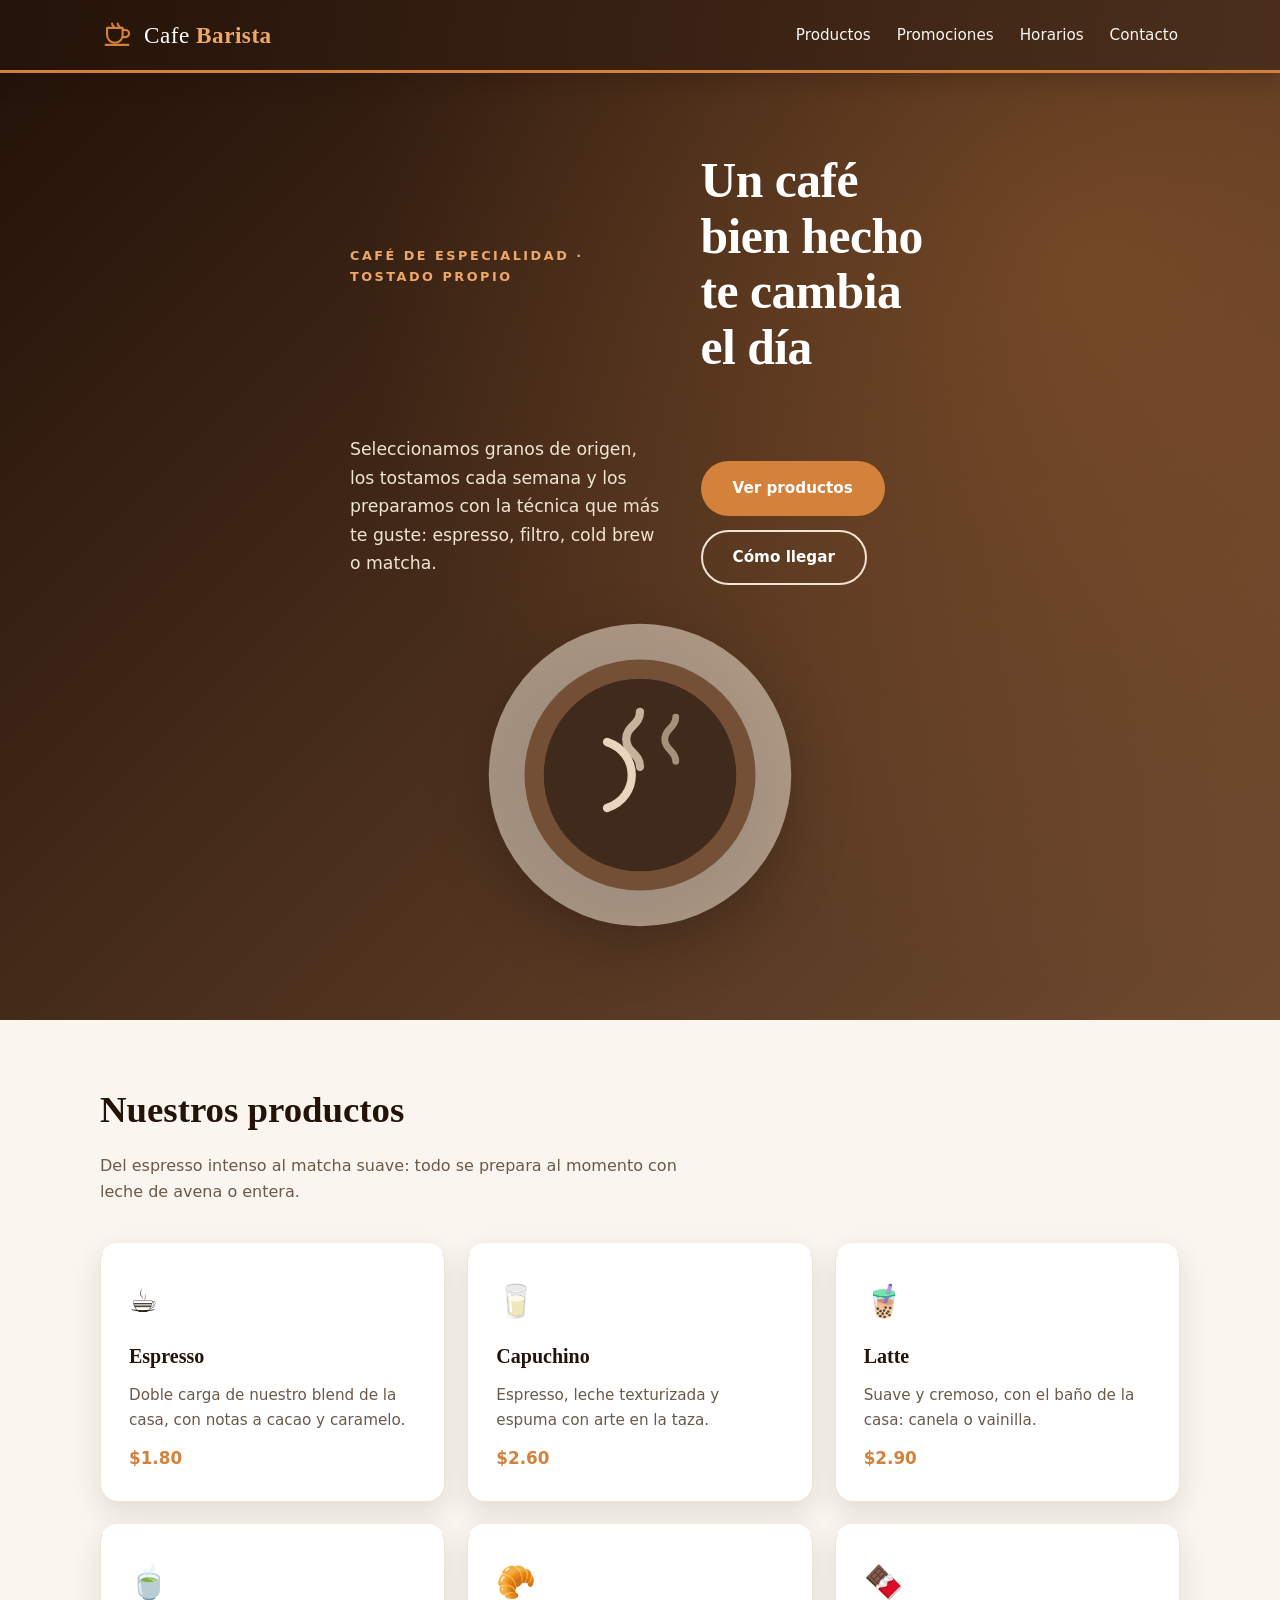
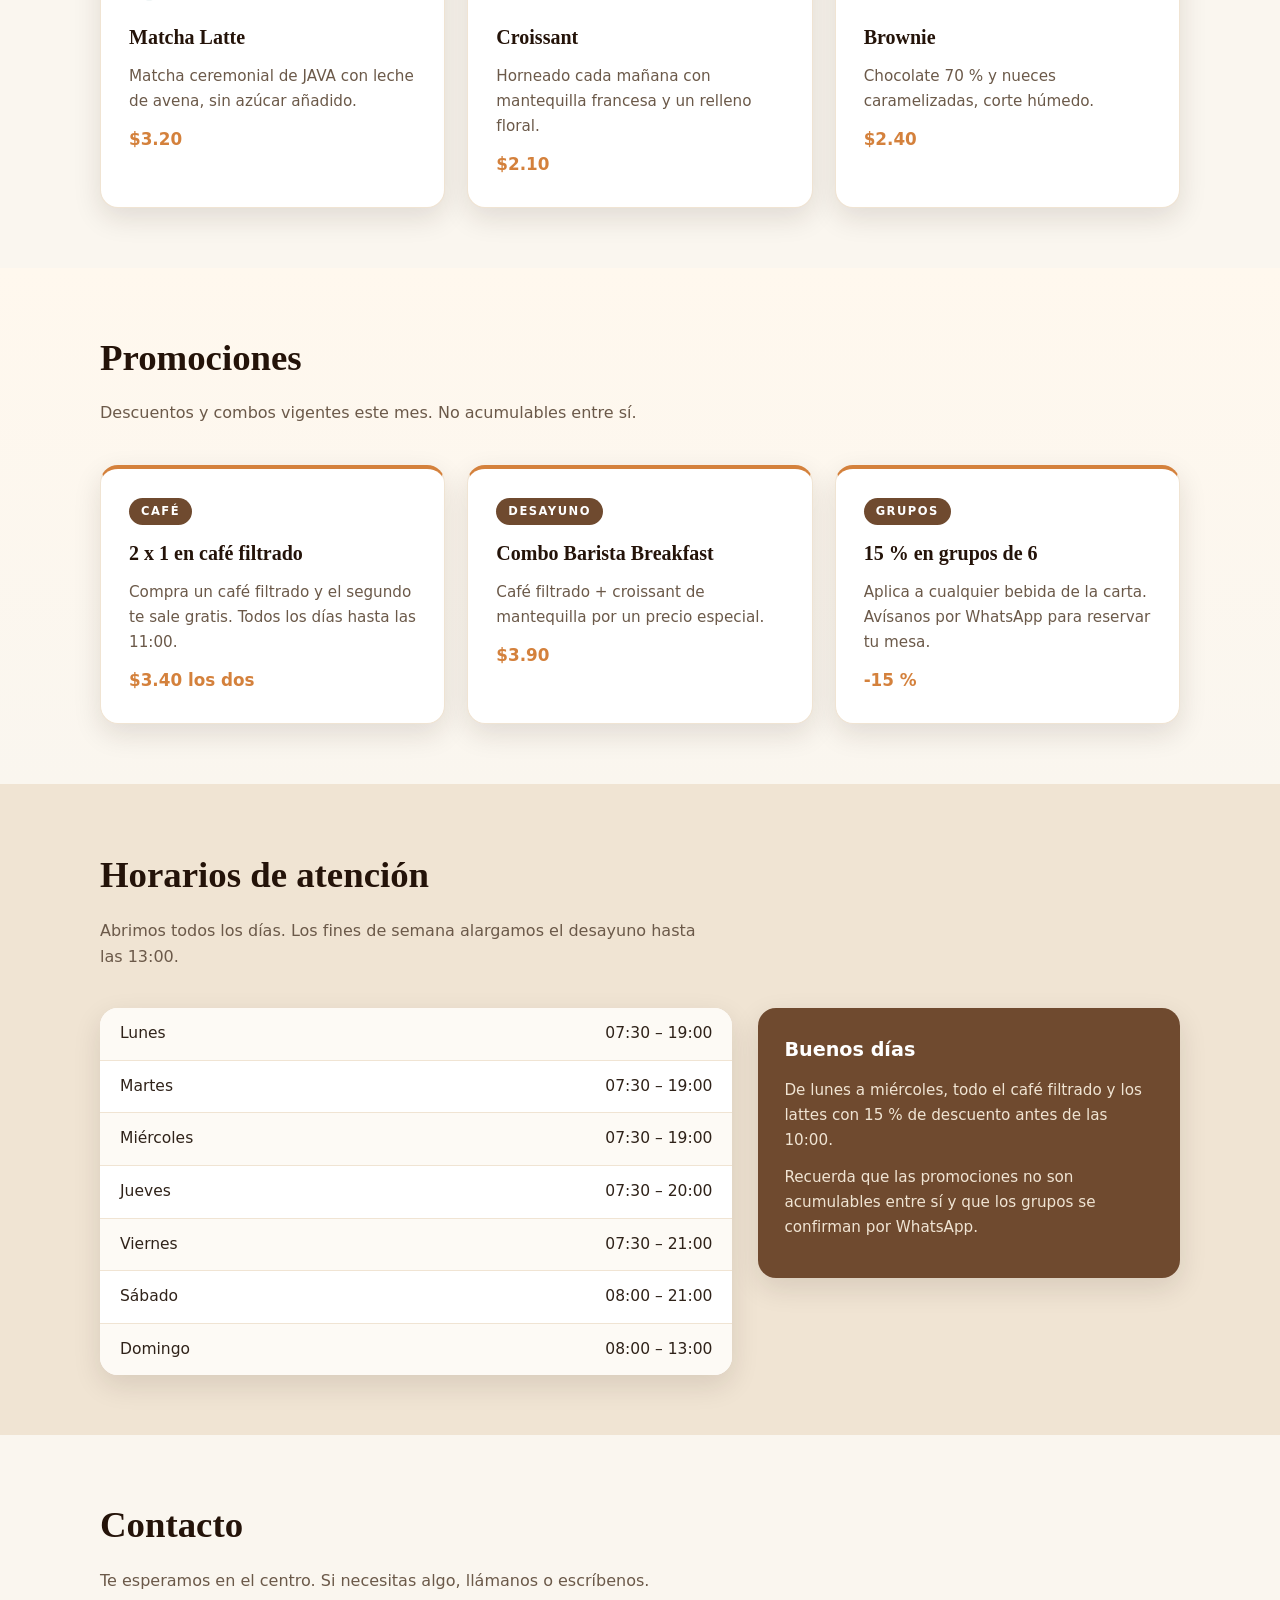
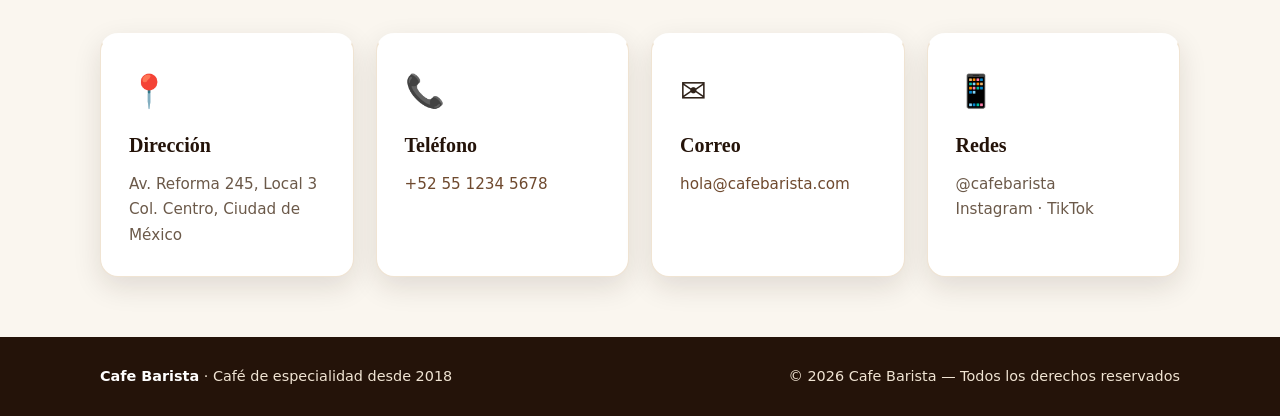
<file: index.html>
<!DOCTYPE html>
<html lang="es">
<head>
  <meta charset="UTF-8">
  <meta name="viewport" content="width=device-width, initial-scale=1.0">
  <meta name="description" content="Cafe Barista: cafetería specialty con café de especialidad, repostería artesanal y los mejores horarios para visitarnos.">
  <title>Cafe Barista | Café de especialidad</title>
  <link rel="stylesheet" href="estilos.css">
</head>
<body>

  <header class="cabecera">
    <div class="contenedor cabecera-contenido">
      <a href="#inicio" class="logo">
        <span class="logo-icono" aria-hidden="true">
          <svg viewBox="0 0 48 48" role="img" focusable="false">
            <path d="M10 14h22v10a11 11 0 0 1-11 11 11 11 0 0 1-11-11V14Z" fill="none" stroke="currentColor" stroke-width="3" stroke-linejoin="round"/>
            <path d="M32 17h4a5 5 0 0 1 0 10h-4" fill="none" stroke="currentColor" stroke-width="3" stroke-linecap="round"/>
            <path d="M17 8c0 3 3 3 3 6M25 8c0 3 3 3 3 6" fill="none" stroke="currentColor" stroke-width="3" stroke-linecap="round"/>
            <path d="M8 38h32" fill="none" stroke="currentColor" stroke-width="3" stroke-linecap="round"/>
          </svg>
        </span>
        <span class="logo-texto">Cafe <strong>Barista</strong></span>
      </a>

      <nav class="navegacion" aria-label="Navegación principal">
        <a href="#productos">Productos</a>
        <a href="#promociones">Promociones</a>
        <a href="#horarios">Horarios</a>
        <a href="#contacto">Contacto</a>
      </nav>
    </div>
  </header>

  <main id="inicio">

    <section class="hero">
      <div class="contenedor hero-contenido">
        <p class="hero-etiqueta">Café de especialidad · Tostado propio</p>
        <h1>Un café bien hecho<br>te cambia el día</h1>
        <p class="hero-texto">
          Seleccionamos granos de origen, los tostamos cada semana y los preparamos
          con la técnica que más te guste: espresso, filtro, cold brew o matcha.
        </p>
        <div class="hero-acciones">
          <a href="#productos" class="boton boton-primario">Ver productos</a>
          <a href="#contacto" class="boton boton-secundario">Cómo llegar</a>
        </div>
      </div>
      <div class="hero-taza" aria-hidden="true">
        <svg viewBox="0 0 240 240">
          <circle cx="120" cy="120" r="110" fill="#f3e5d3" opacity=".55"/>
          <circle cx="120" cy="120" r="84" fill="#6f4a2f" opacity=".9"/>
          <circle cx="120" cy="120" r="70" fill="#3f2a1c"/>
          <path d="M96 96c24 8 24 40 0 48" fill="none" stroke="#e8d5bd" stroke-width="6" stroke-linecap="round"/>
          <path d="M120 74c0 10-10 10-10 20s10 10 10 20" fill="none" stroke="#e8d5bd" stroke-width="6" stroke-linecap="round" opacity=".8"/>
          <path d="M146 78c0 8-8 8-8 16s8 8 8 16" fill="none" stroke="#e8d5bd" stroke-width="5" stroke-linecap="round" opacity=".6"/>
        </svg>
      </div>
    </section>

    <section id="productos" class="seccion">
      <div class="contenedor">
        <h2 class="seccion-titulo">Nuestros productos</h2>
        <p class="seccion-bajada">Del espresso intenso al matcha suave: todo se prepara al momento con leche de avena o entera.</p>

        <div class="rejilla productos">

          <article class="tarjeta">
            <span class="producto-icono" aria-hidden="true">☕</span>
            <h3>Espresso</h3>
            <p>Doble carga de nuestro blend de la casa, con notas a cacao y caramelo.</p>
            <p class="precio">$1.80</p>
          </article>

          <article class="tarjeta">
            <span class="producto-icono" aria-hidden="true">🥛</span>
            <h3>Capuchino</h3>
            <p>Espresso, leche texturizada y espuma con arte en la taza.</p>
            <p class="precio">$2.60</p>
          </article>

          <article class="tarjeta">
            <span class="producto-icono" aria-hidden="true">🧋</span>
            <h3>Latte</h3>
            <p>Suave y cremoso, con el baño de la casa: canela o vainilla.</p>
            <p class="precio">$2.90</p>
          </article>

          <article class="tarjeta">
            <span class="producto-icono" aria-hidden="true">🍵</span>
            <h3>Matcha Latte</h3>
            <p>Matcha ceremonial de JAVA con leche de avena, sin azúcar añadido.</p>
            <p class="precio">$3.20</p>
          </article>

          <article class="tarjeta">
            <span class="producto-icono" aria-hidden="true">🥐</span>
            <h3>Croissant</h3>
            <p>Horneado cada mañana con mantequilla francesa y un relleno floral.</p>
            <p class="precio">$2.10</p>
          </article>

          <article class="tarjeta">
            <span class="producto-icono" aria-hidden="true">🍫</span>
            <h3>Brownie</h3>
            <p>Chocolate 70 % y nueces caramelizadas, corte húmedo.</p>
            <p class="precio">$2.40</p>
          </article>

        </div>
      </div>
    </section>

    <section id="promociones" class="seccion seccion-promociones">
      <div class="contenedor">
        <h2 class="seccion-titulo">Promociones</h2>
        <p class="seccion-bajada">Descuentos y combos vigentes este mes. No acumulables entre sí.</p>

        <div class="rejilla promociones">

          <article class="tarjeta promo">
            <span class="promo-etiqueta">Café</span>
            <h3>2 x 1 en café filtrado</h3>
            <p>Compra un café filtrado y el segundo te sale gratis. Todos los días hasta las 11:00.</p>
            <p class="precio">$3.40 los dos</p>
          </article>

          <article class="tarjeta promo">
            <span class="promo-etiqueta">Desayuno</span>
            <h3>Combo Barista Breakfast</h3>
            <p>Café filtrado + croissant de mantequilla por un precio especial.</p>
            <p class="precio">$3.90</p>
          </article>

          <article class="tarjeta promo">
            <span class="promo-etiqueta">Grupos</span>
            <h3>15 % en grupos de 6</h3>
            <p>Aplica a cualquier bebida de la carta. Avísanos por WhatsApp para reservar tu mesa.</p>
            <p class="precio">-15 %</p>
          </article>

        </div>
      </div>
    </section>

    <section id="horarios" class="seccion seccion-alterna">
      <div class="contenedor">
        <h2 class="seccion-titulo">Horarios de atención</h2>
        <p class="seccion-bajada">Abrimos todos los días. Los fines de semana alargamos el desayuno hasta las 13:00.</p>

        <div class="horarios">
          <ul class="horarios-lista">
            <li><span>Lunes</span><span>07:30 – 19:00</span></li>
            <li><span>Martes</span><span>07:30 – 19:00</span></li>
            <li><span>Miércoles</span><span>07:30 – 19:00</span></li>
            <li><span>Jueves</span><span>07:30 – 20:00</span></li>
            <li><span>Viernes</span><span>07:30 – 21:00</span></li>
            <li><span>Sábado</span><span>08:00 – 21:00</span></li>
            <li><span>Domingo</span><span>08:00 – 13:00</span></li>
          </ul>

          <aside class="horarios-datos">
            <h3>Buenos días</h3>
            <p>De lunes a miércoles, todo el café filtrado y los lattes con 15 % de descuento antes de las 10:00.</p>
            <p>Recuerda que las promociones no son acumulables entre sí y que los grupos se confirman por WhatsApp.</p>
          </aside>
        </div>
      </div>
    </section>

    <section id="contacto" class="seccion">
      <div class="contenedor">
        <h2 class="seccion-titulo">Contacto</h2>
        <p class="seccion-bajada">Te esperamos en el centro. Si necesitas algo, llámanos o escríbenos.</p>

        <div class="rejilla contacto">
          <article class="tarjeta contacto-tarjeta">
            <span class="producto-icono" aria-hidden="true">📍</span>
            <h3>Dirección</h3>
            <p>Av. Reforma 245, Local 3<br>Col. Centro, Ciudad de México</p>
          </article>

          <article class="tarjeta contacto-tarjeta">
            <span class="producto-icono" aria-hidden="true">📞</span>
            <h3>Teléfono</h3>
            <p><a href="tel:+525512345678">+52 55 1234 5678</a></p>
          </article>

          <article class="tarjeta contacto-tarjeta">
            <span class="producto-icono" aria-hidden="true">✉️</span>
            <h3>Correo</h3>
            <p><a href="mailto:hola@cafebarista.com">hola@cafebarista.com</a></p>
          </article>

          <article class="tarjeta contacto-tarjeta">
            <span class="producto-icono" aria-hidden="true">📱</span>
            <h3>Redes</h3>
            <p>@cafebarista<br>Instagram · TikTok</p>
          </article>
        </div>
      </div>
    </section>

  </main>

  <footer class="pie">
    <div class="contenedor pie-contenido">
      <p><strong>Cafe Barista</strong> · Café de especialidad desde 2018</p>
      <p>© 2026 Cafe Barista — Todos los derechos reservados</p>
    </div>
  </footer>

</body>
</html>
</file>
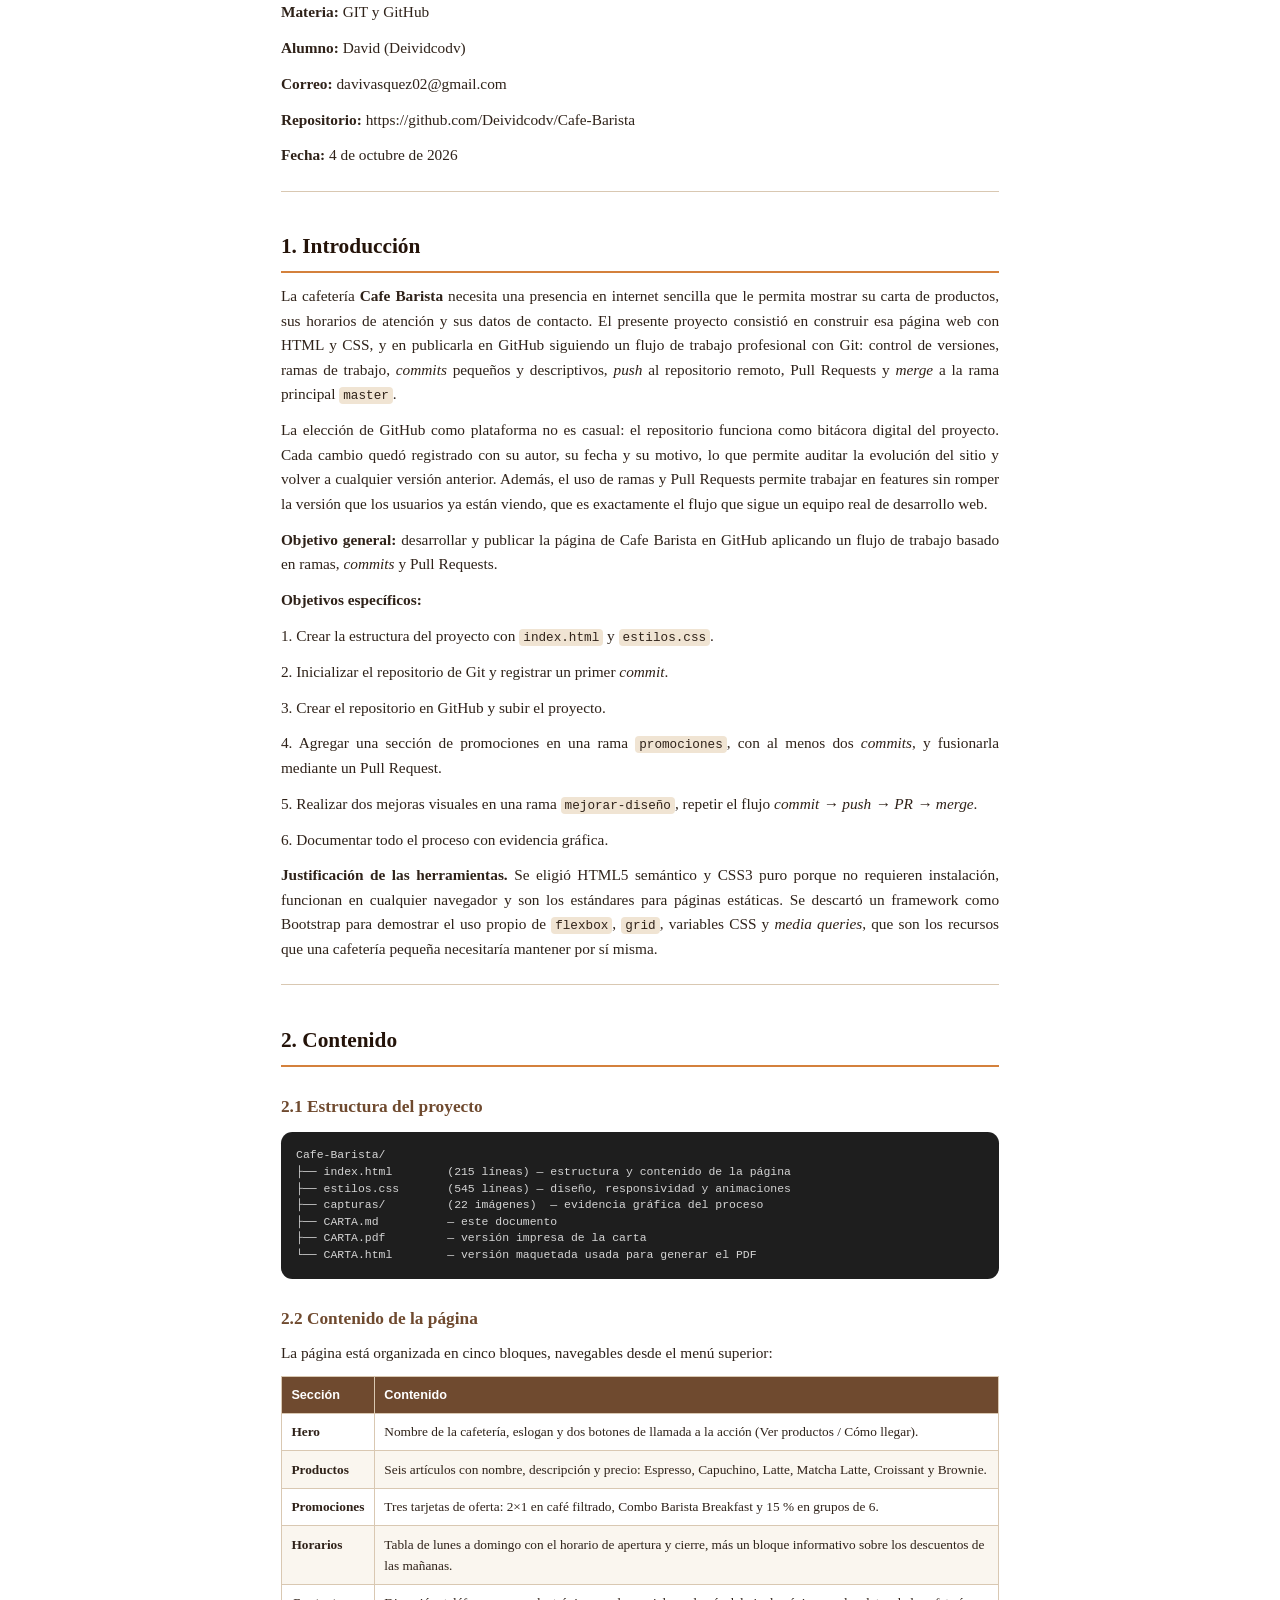
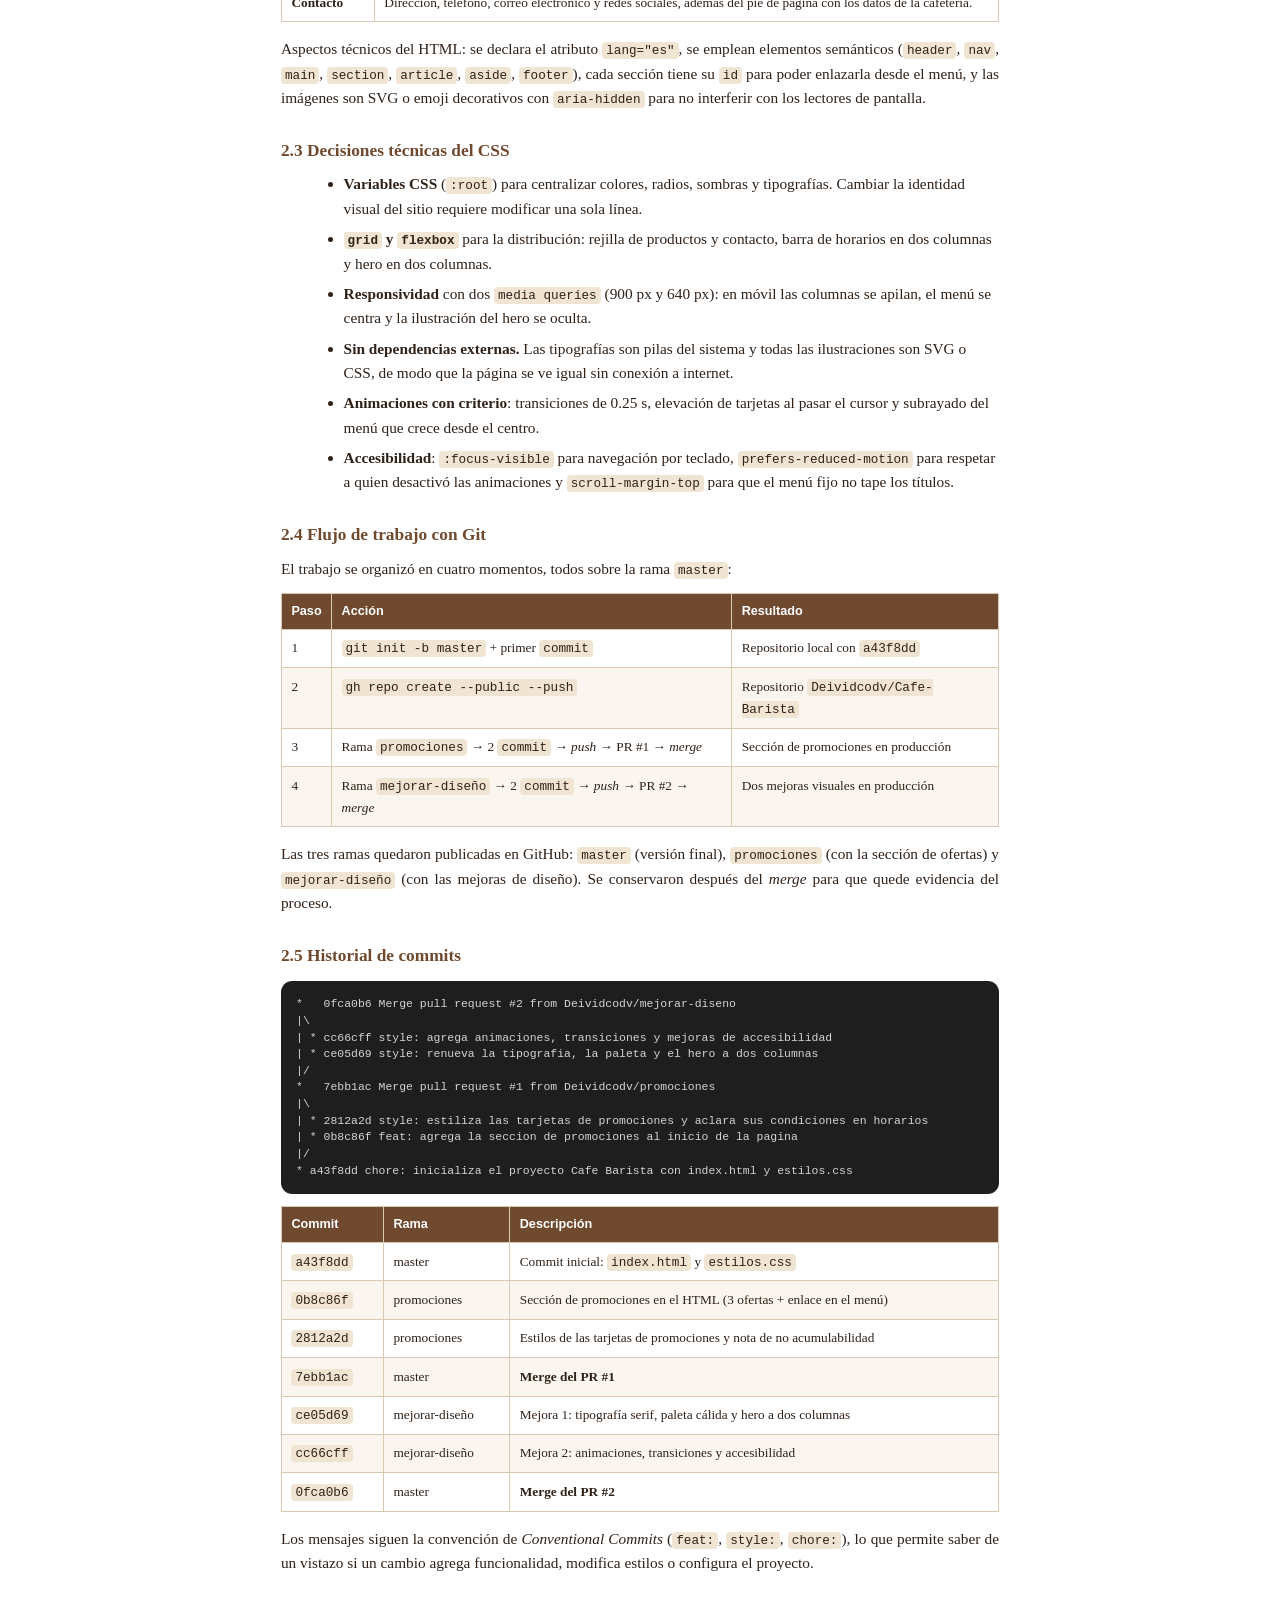
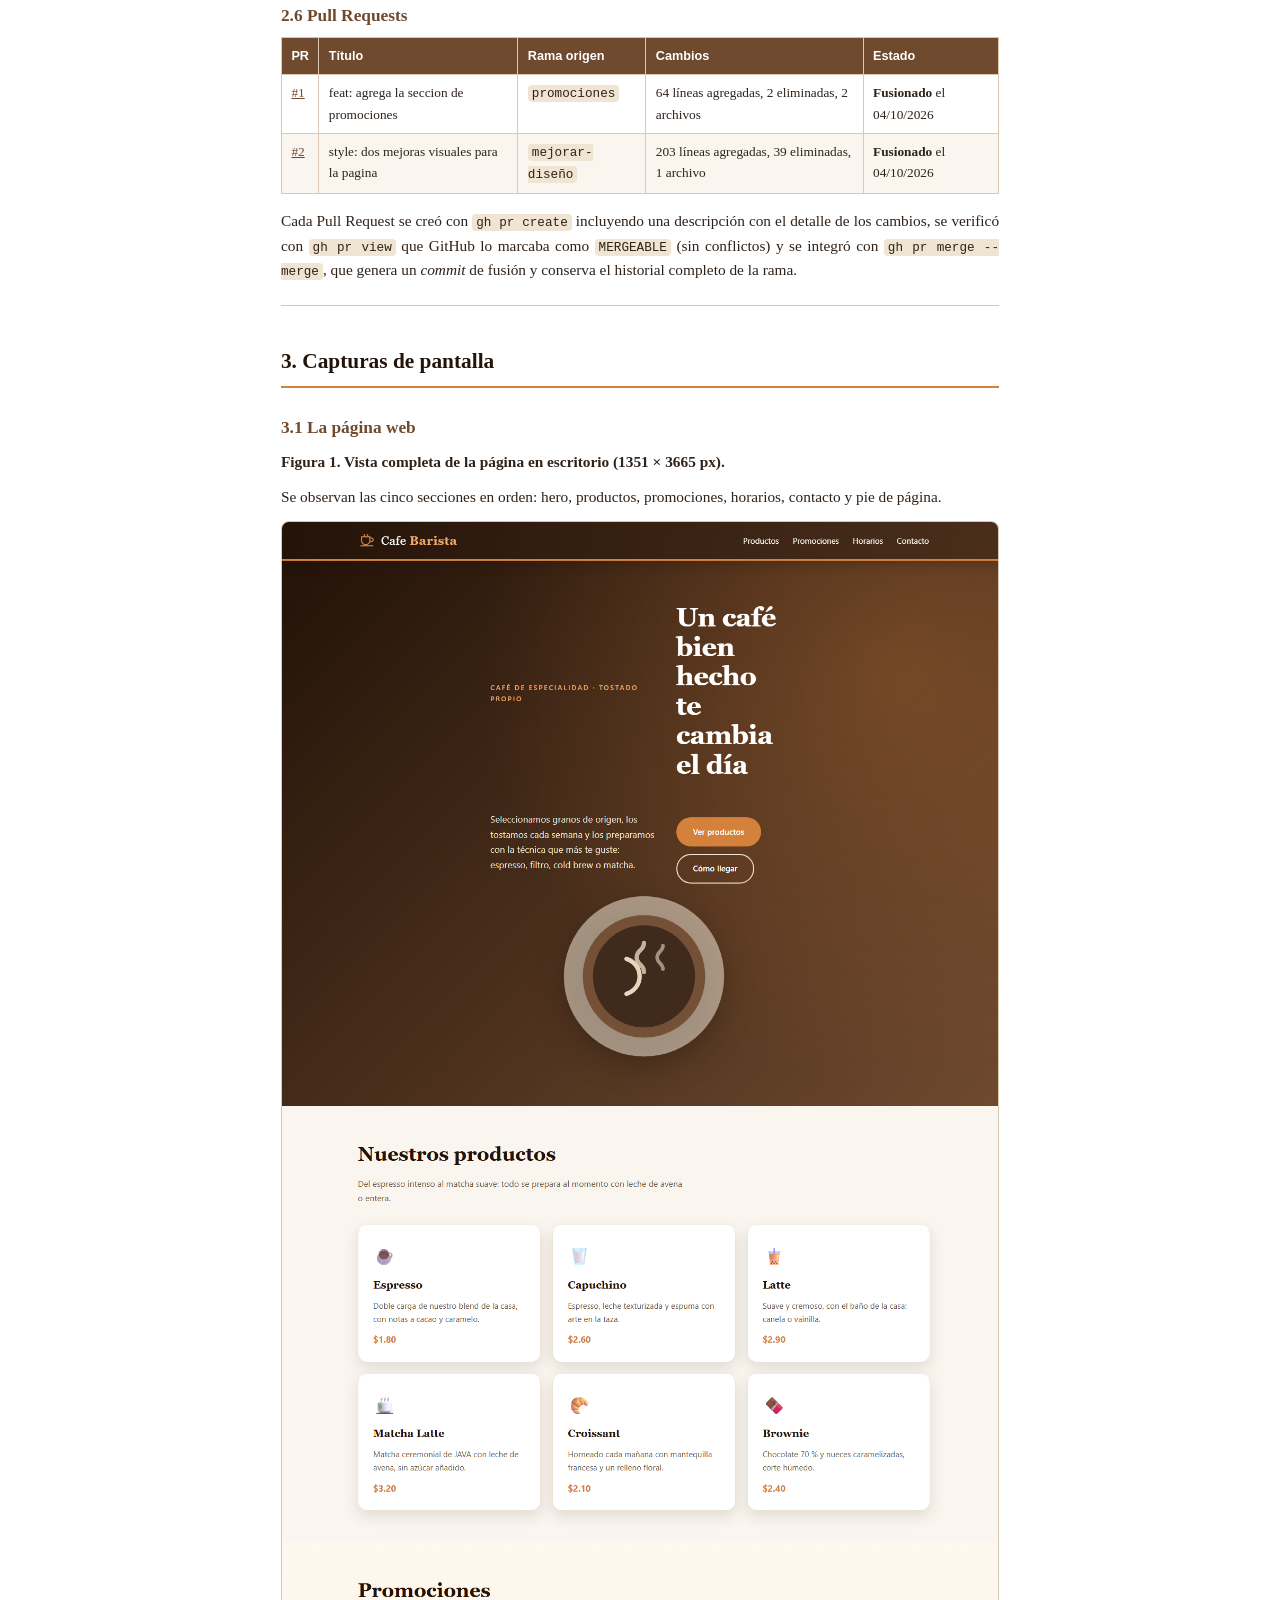
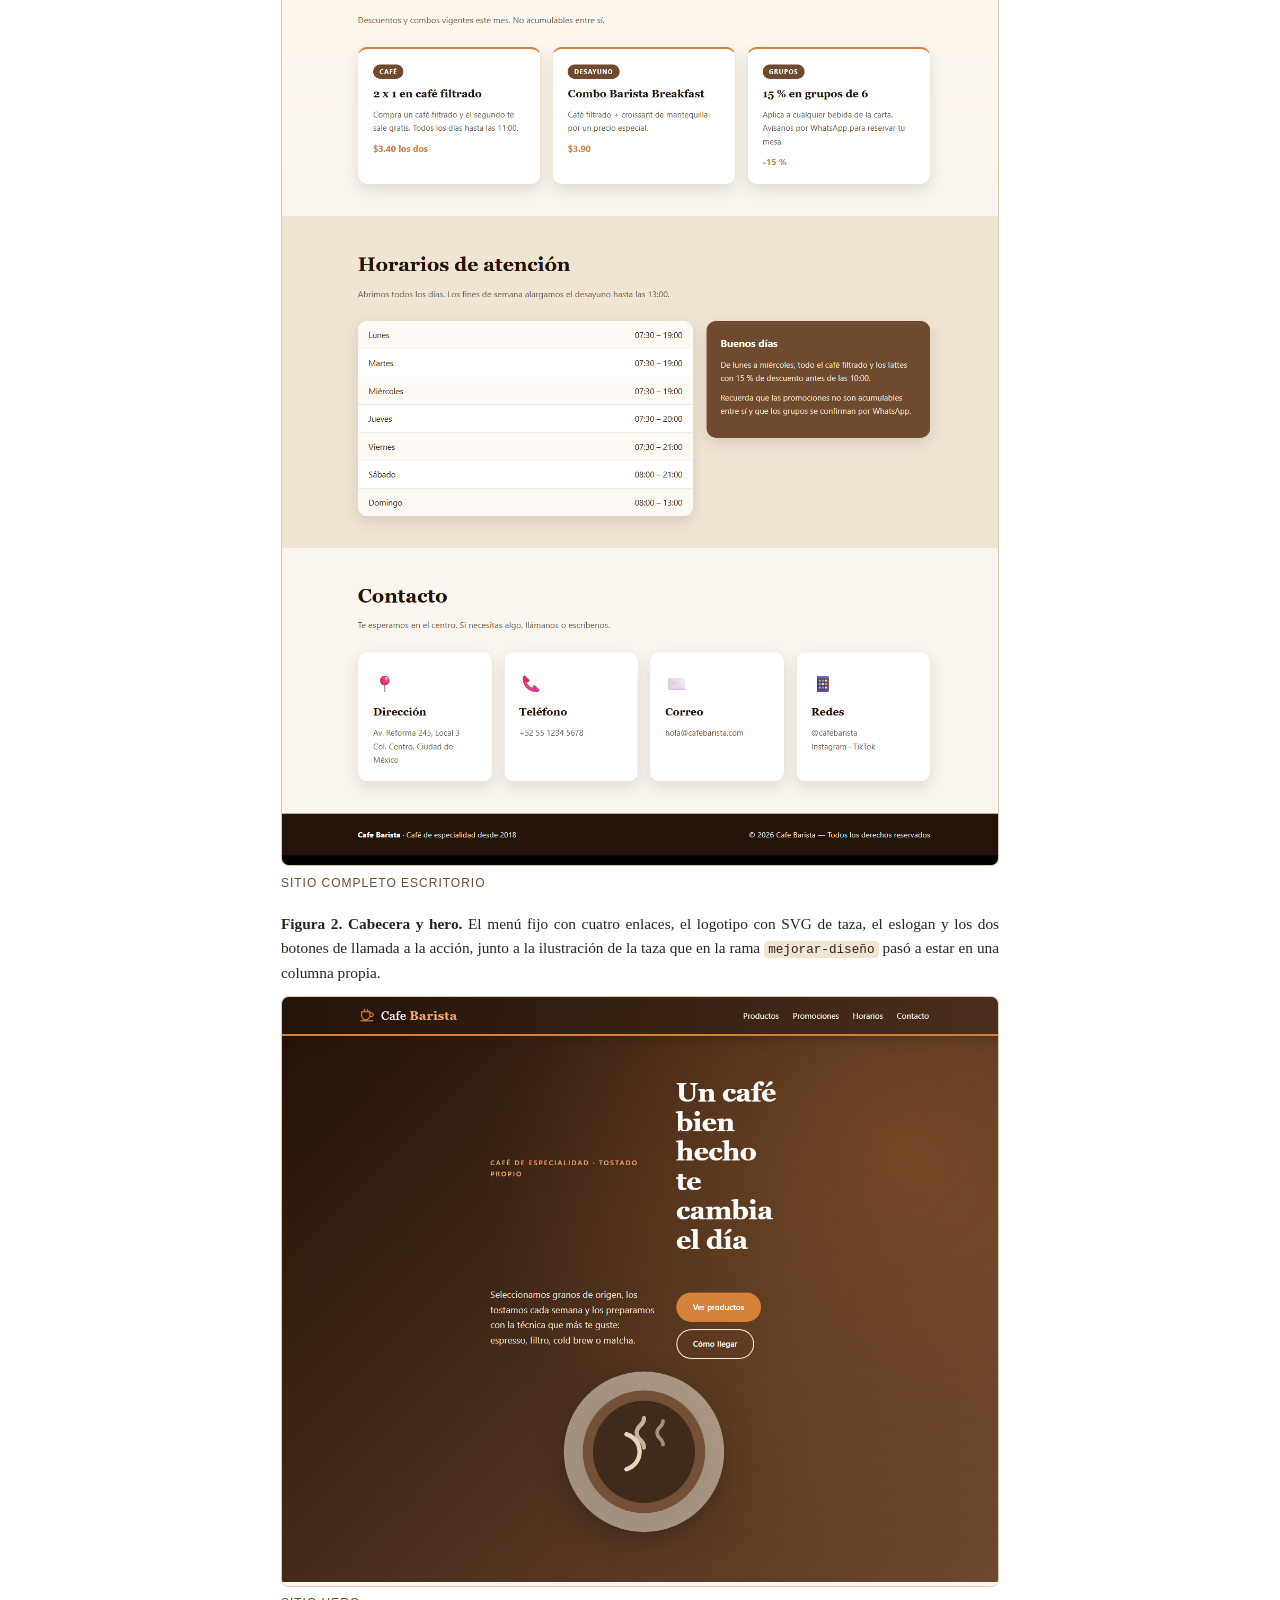
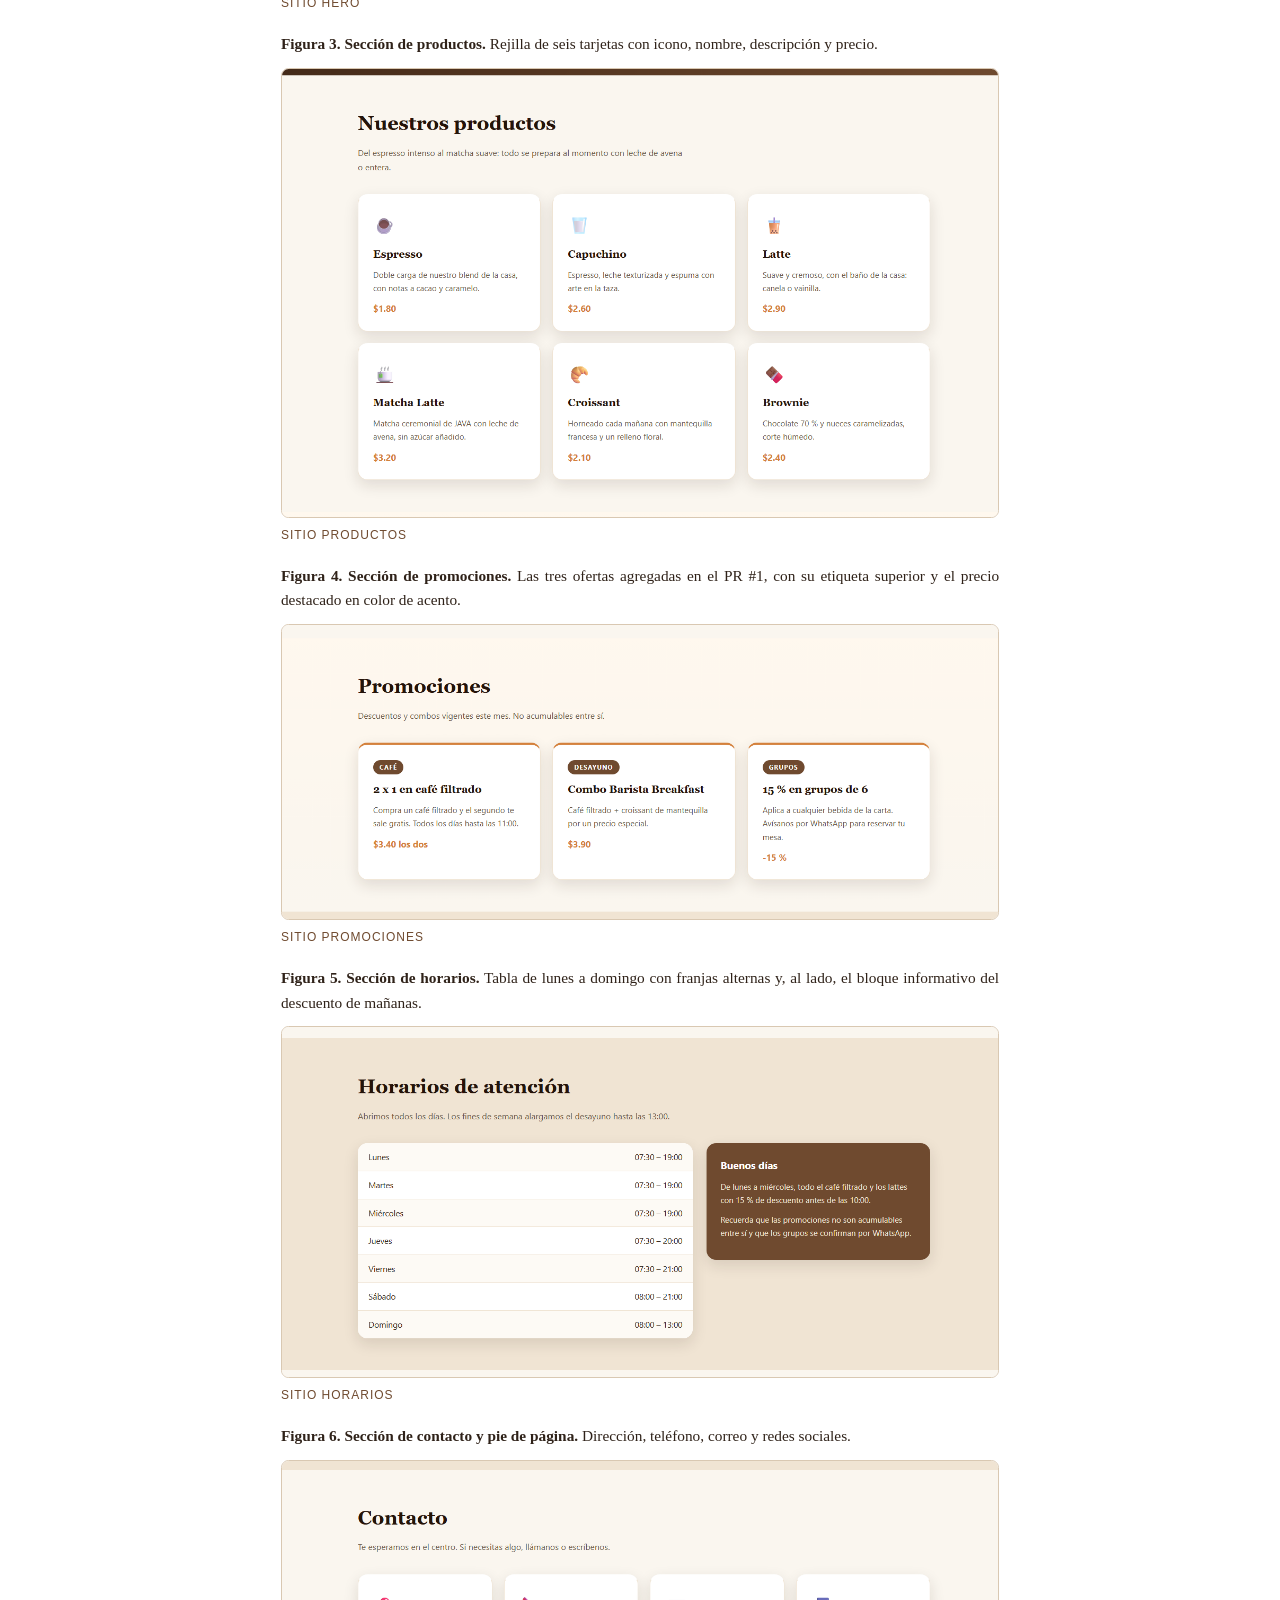
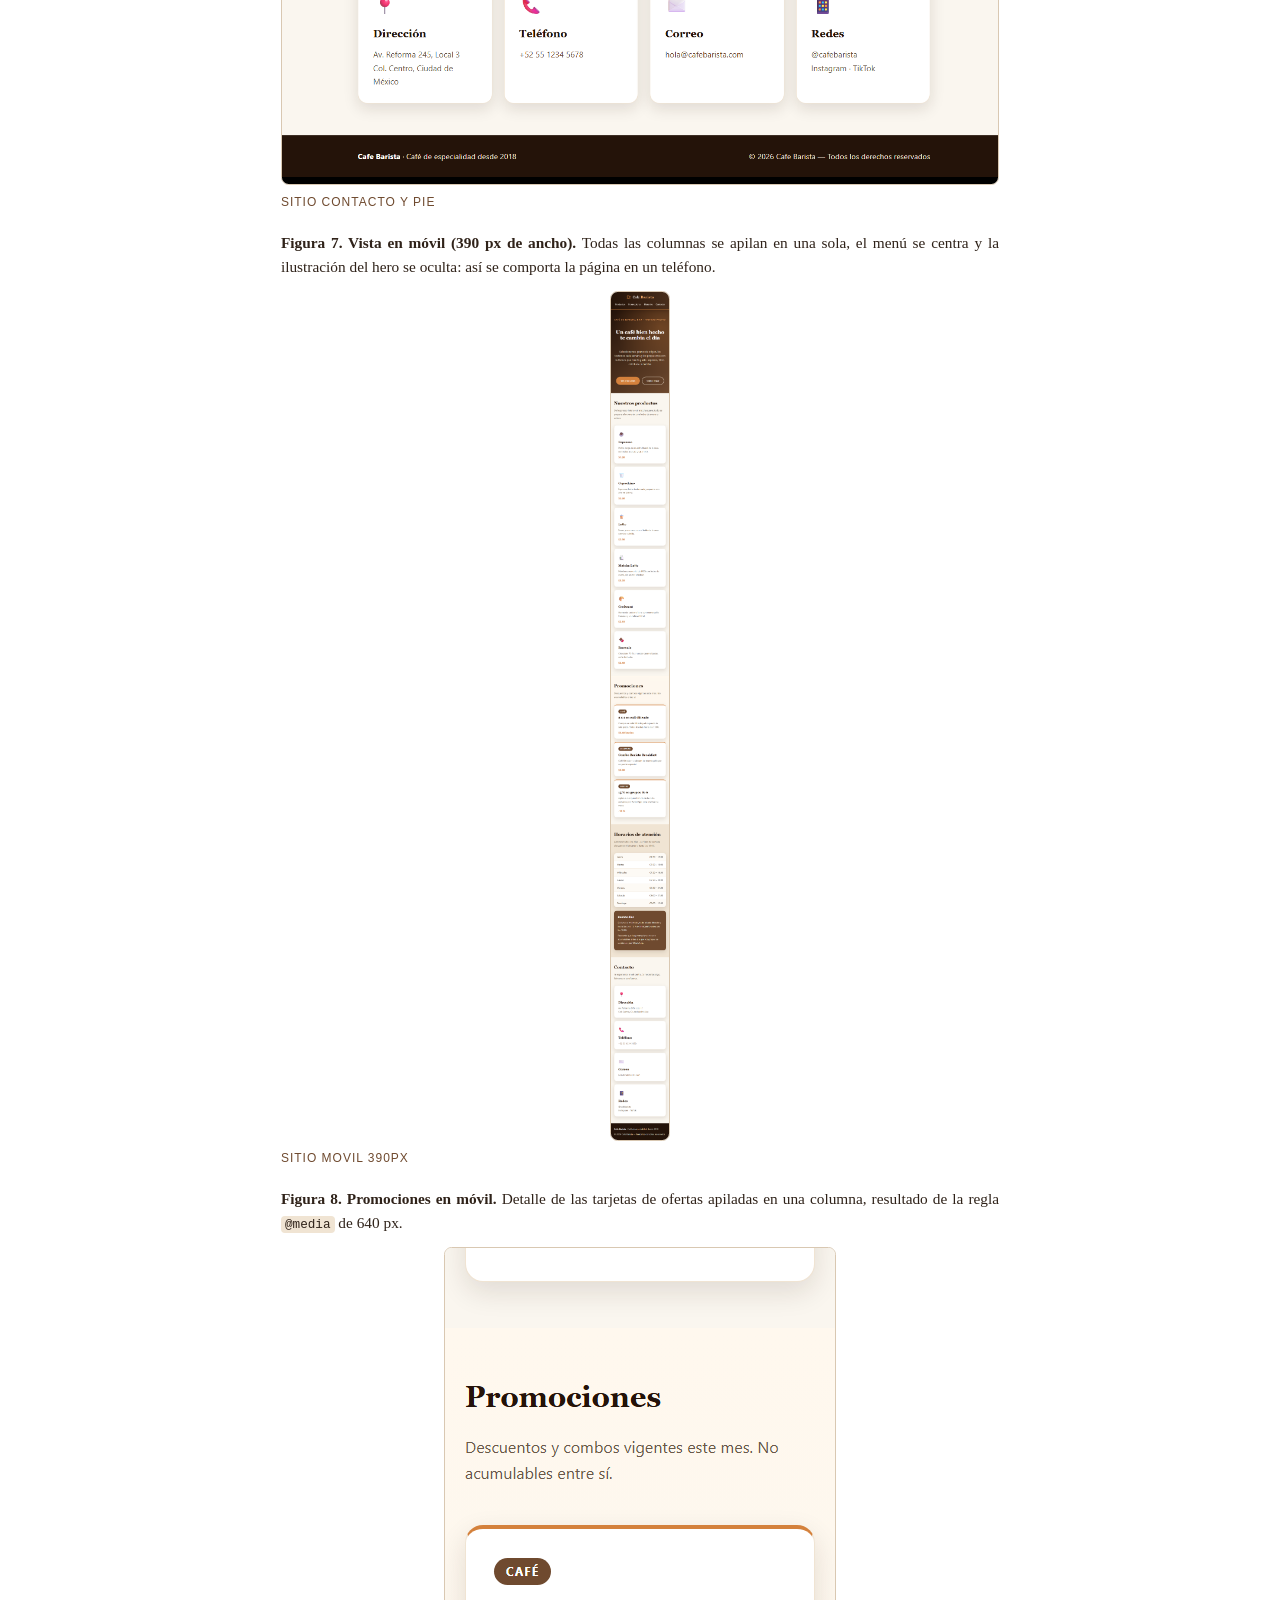
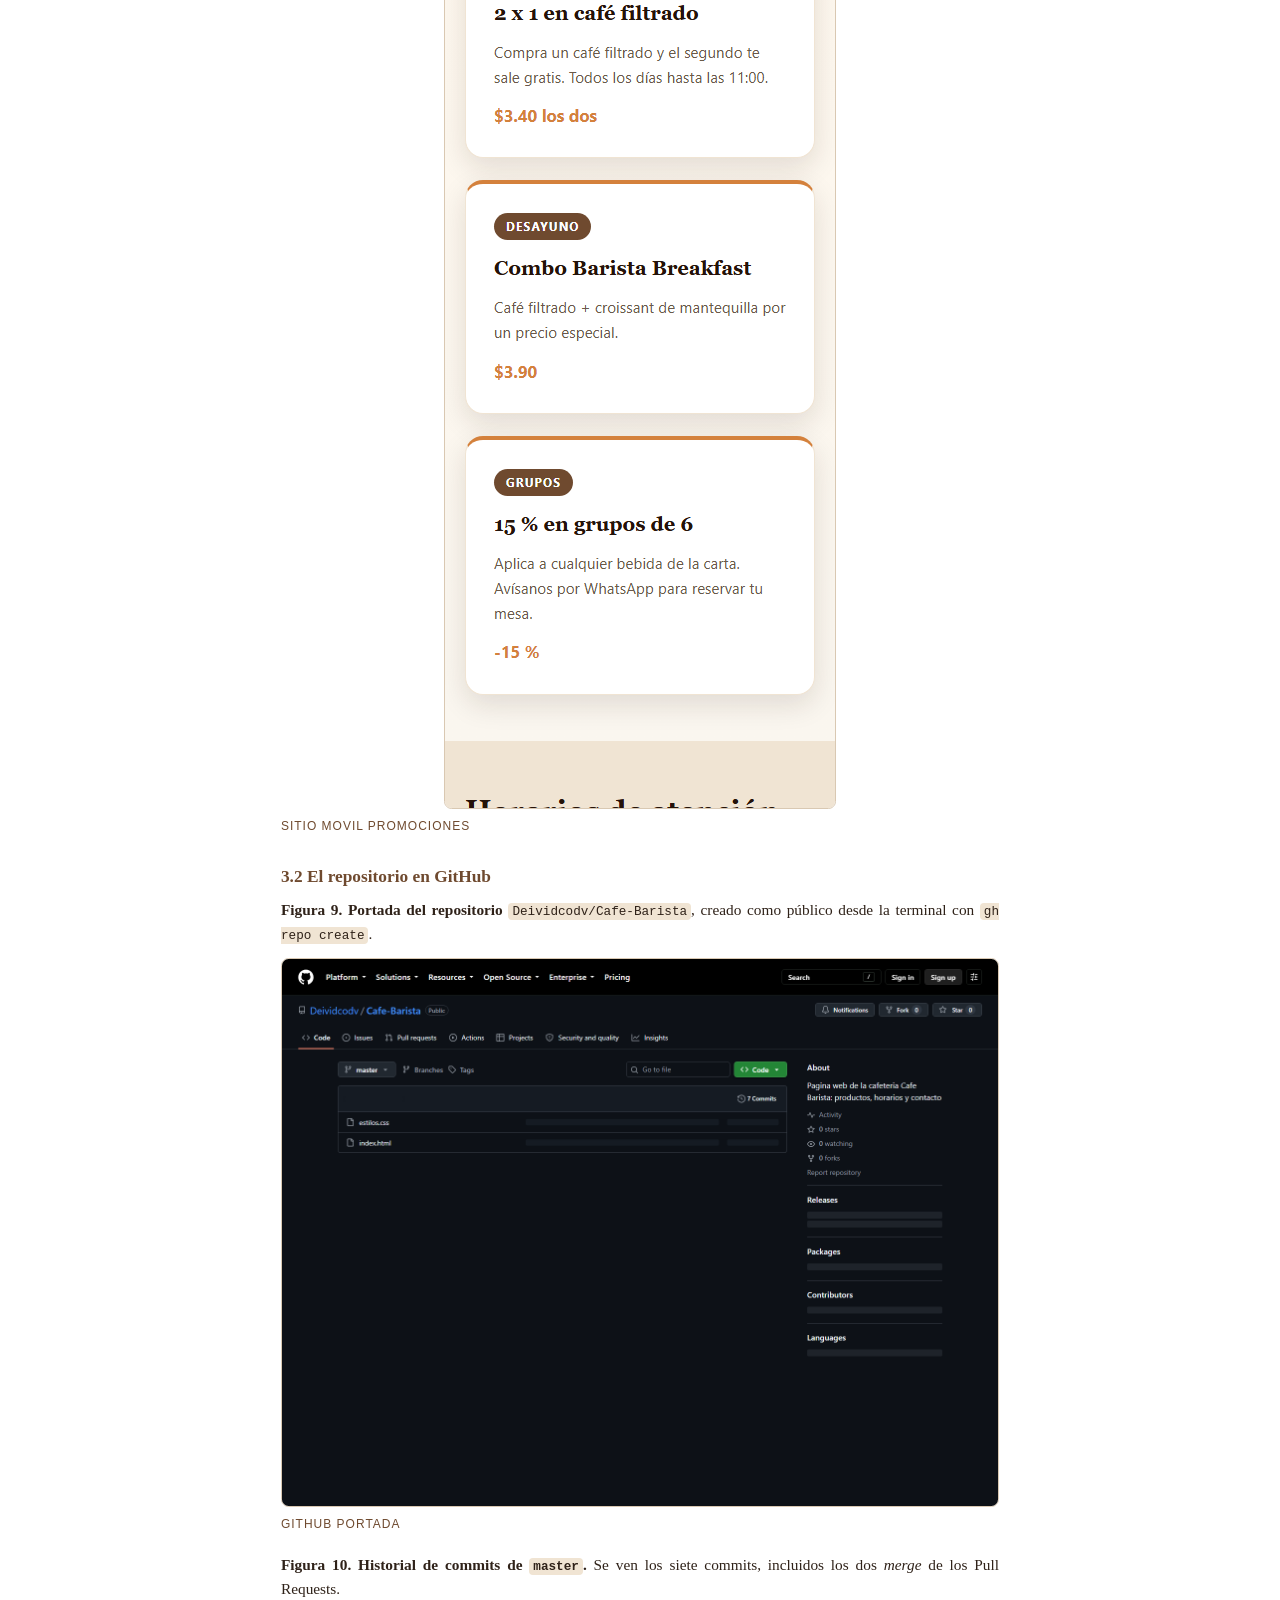
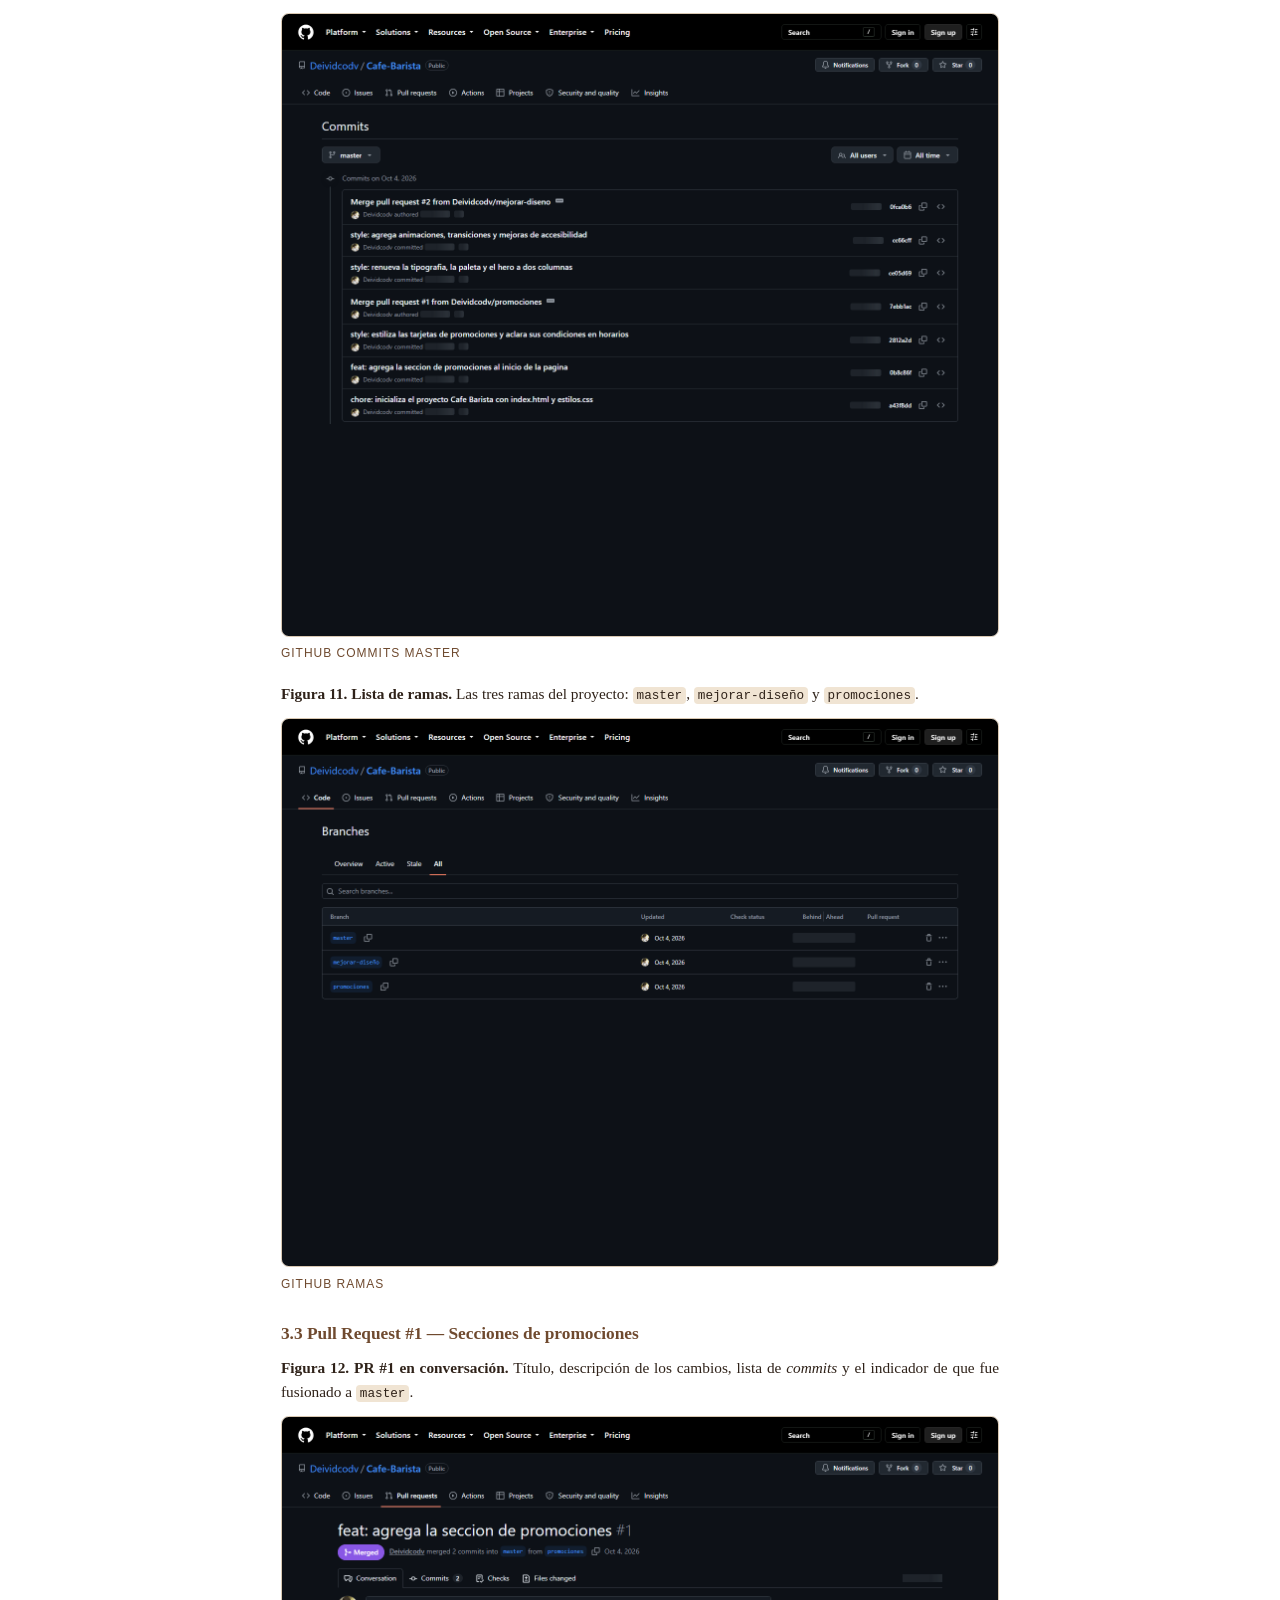
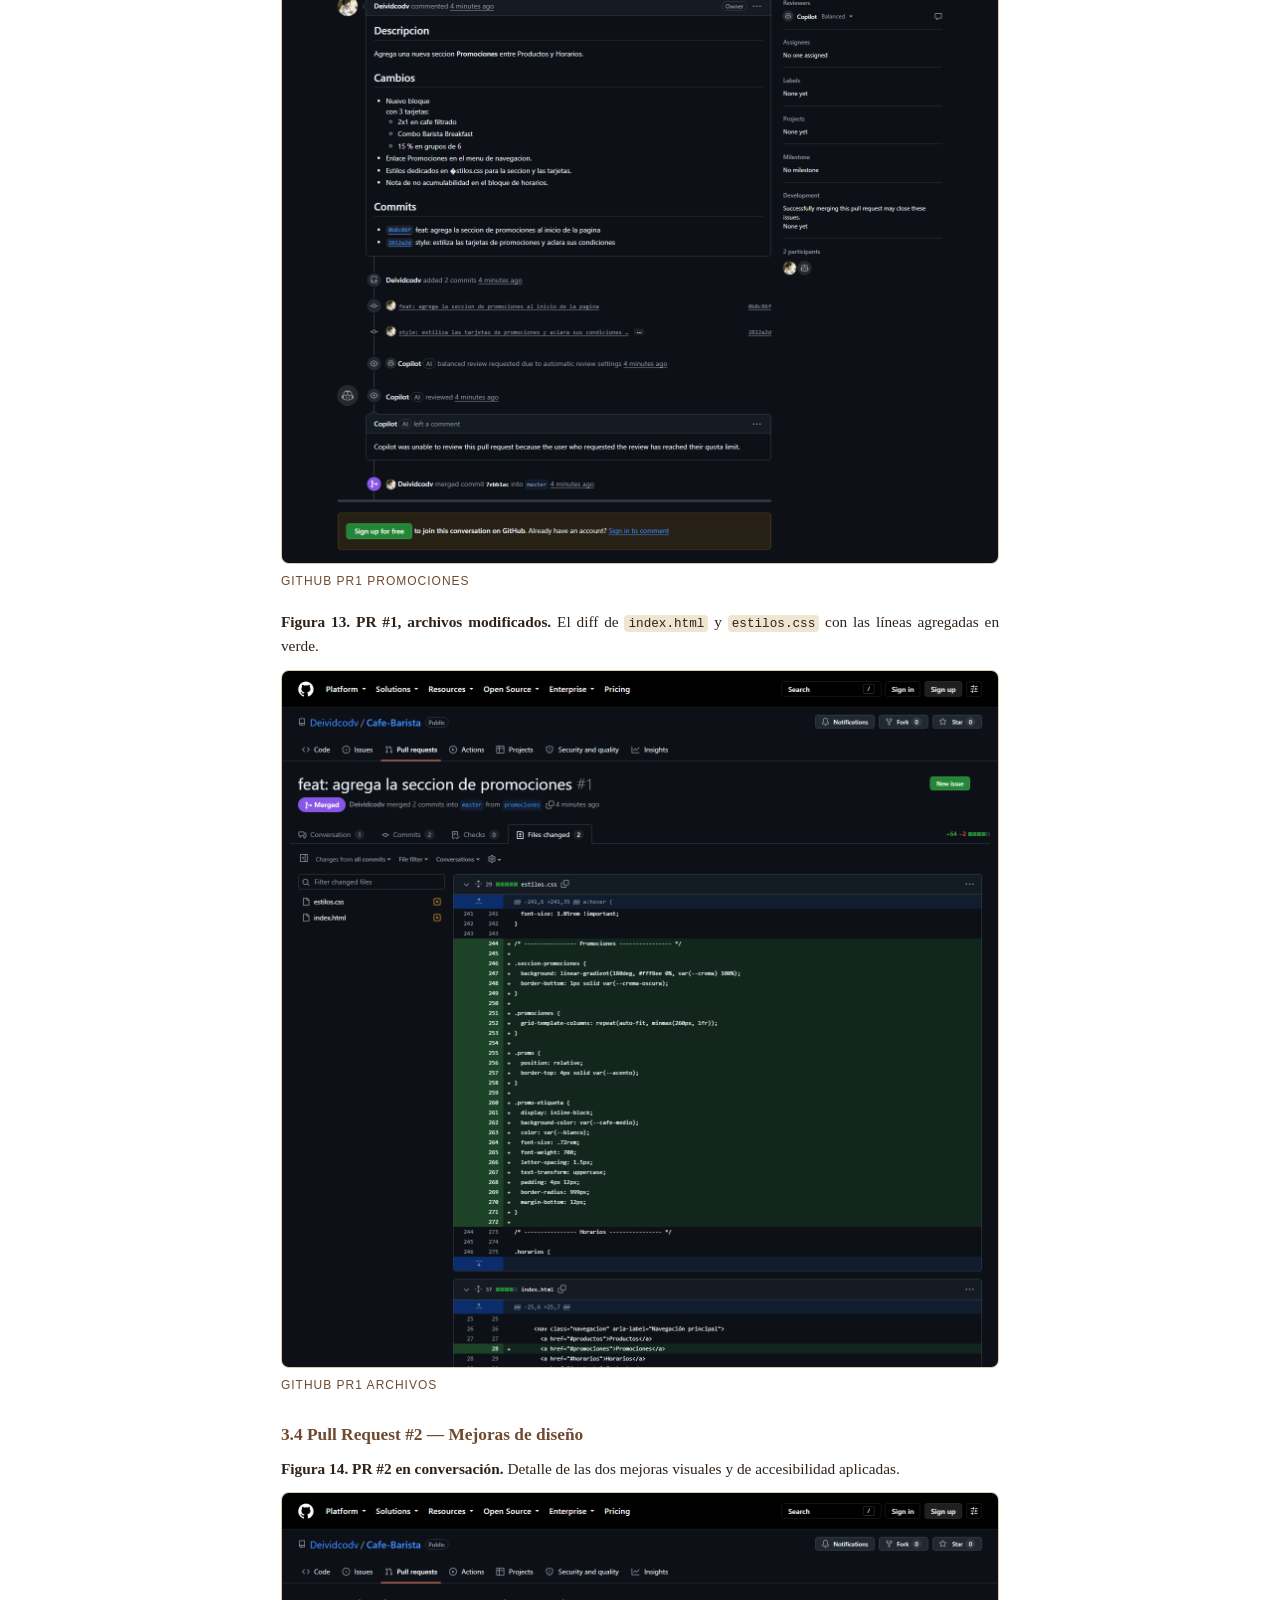
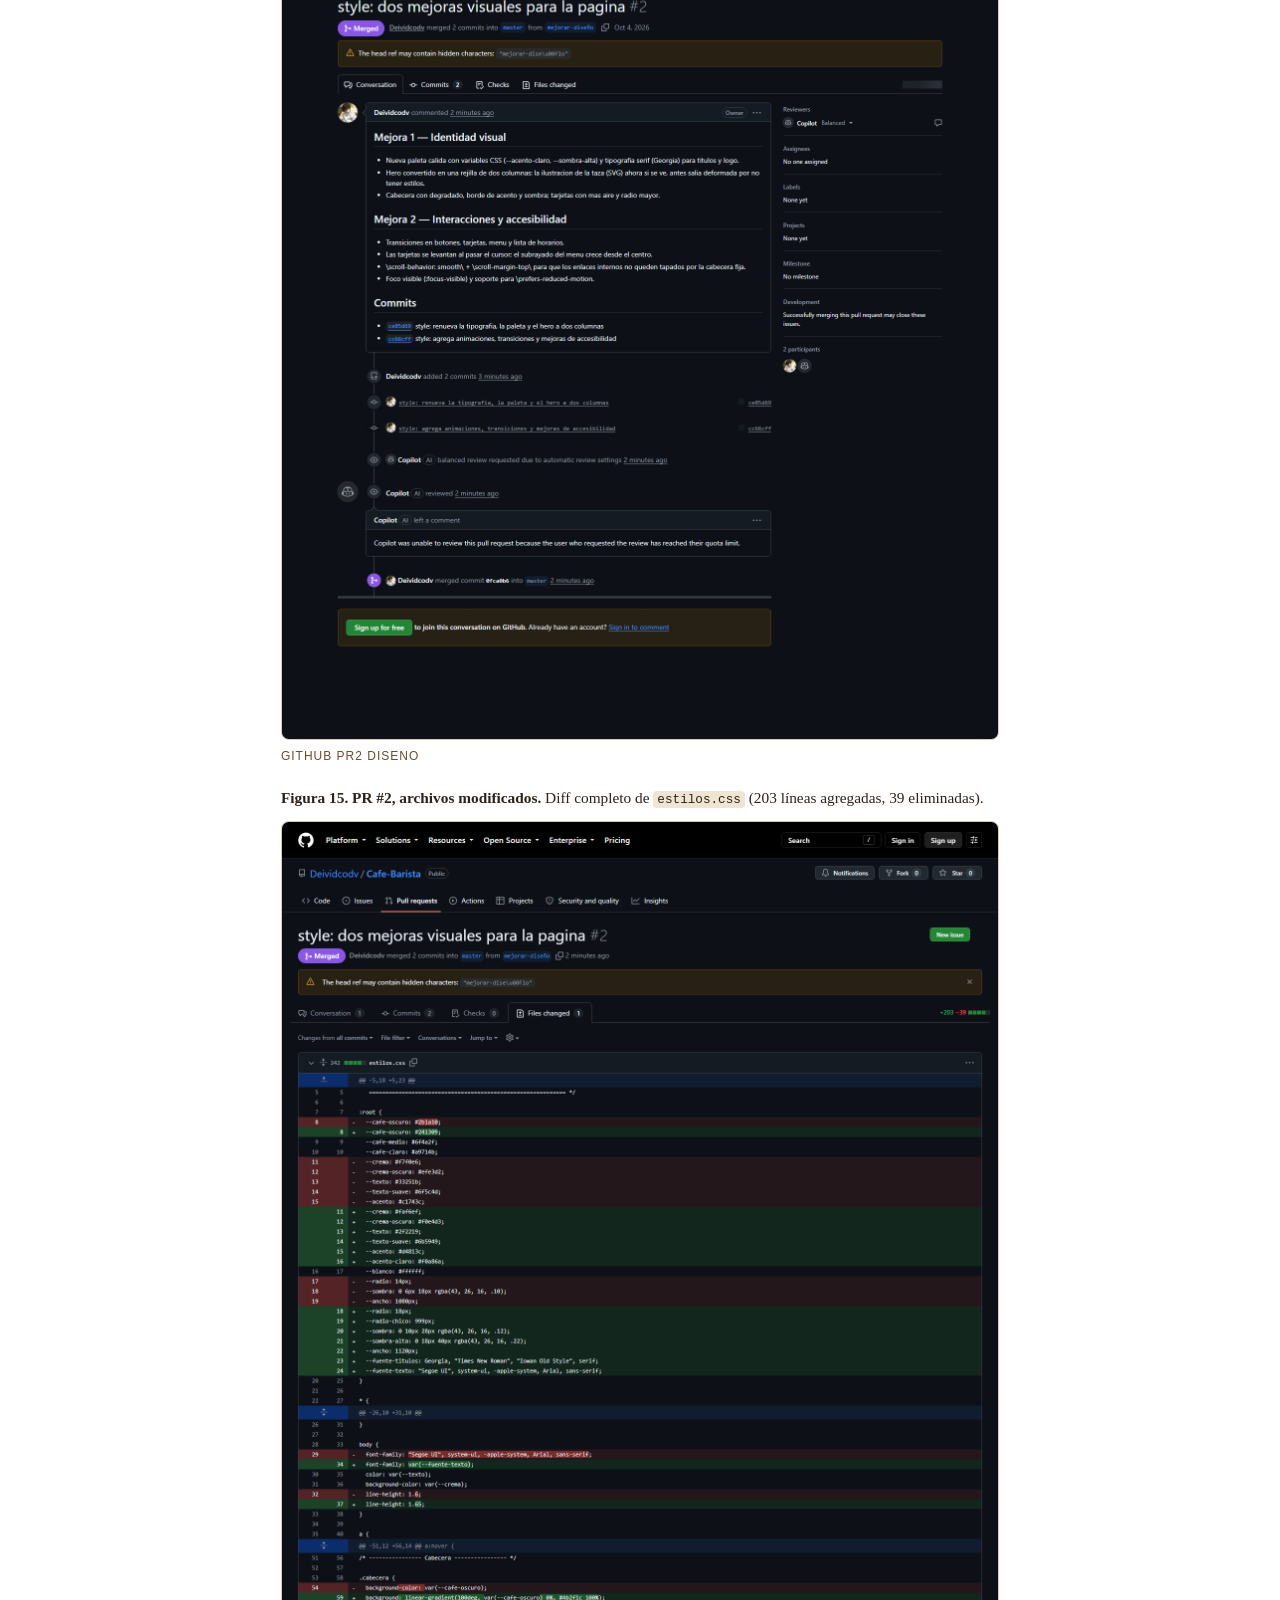
<file: CARTA.html>
<!DOCTYPE html><html lang="es"><head><meta charset="UTF-8"><title>Carta — Proyecto Cafe Barista</title><style>
@page { size: A4; margin: 16mm 15mm; }
* { box-sizing: border-box; }
body {
  font-family: Georgia, "Times New Roman", serif;
  color: #2f2219; line-height: 1.6; margin: 0 auto; max-width: 190mm;
  font-size: 11.5pt;
}
h1, h2, h3 { font-family: Georgia, serif; color: #241309; }
h1 { font-size: 26pt; margin: 0 0 6mm; }
h2 {
  font-size: 16pt; margin: 10mm 0 3mm; padding-bottom: 2mm;
  border-bottom: 2px solid #d4813c;
}
h3 { font-size: 13pt; margin: 7mm 0 2mm; color: #6f4a2f; }
p { margin: 0 0 3mm; text-align: justify; }
ul { margin: 0 0 3mm 6mm; }
li { margin-bottom: 1.5mm; }
a { color: #6f4a2f; }
code {
  font-family: Consolas, "Courier New", monospace; font-size: 9.5pt;
  background: #f0e4d3; padding: 1px 4px; border-radius: 4px;
}
pre {
  background: #1e1e1e; color: #d4d4d4; padding: 4mm; border-radius: 3mm;
  font-family: Consolas, "Courier New", monospace; font-size: 8.6pt;
  line-height: 1.45; overflow-x: hidden; white-space: pre-wrap;
  page-break-inside: avoid;
}
pre code { background: none; color: #d4d4d4; padding: 0; font-size: 8.6pt; }
table { border-collapse: collapse; width: 100%; margin: 0 0 4mm; font-size: 10pt; }
th, td { border: 1px solid #d9c8b2; padding: 2mm 2.5mm; text-align: left; vertical-align: top; }
th { background: #6f4a2f; color: #fff; font-family: "Segoe UI", Arial, sans-serif; font-size: 9.5pt; }
tr:nth-child(even) td { background: #faf6ef; }
img {
  display: block; max-width: 100%; border: 1px solid #d9c8b2;
  border-radius: 2mm; margin: 0 auto 2mm; page-break-inside: avoid;
}
img.alta { max-height: 225mm; width: auto; }
hr { border: none; border-top: 1px solid #d9c8b2; margin: 6mm 0; }
figure { margin: 0 0 5mm; page-break-inside: avoid; }
.caja-datos {
  background: #faf6ef; border-left: 4px solid #d4813c;
  padding: 4mm 5mm; margin: 0 0 6mm; font-size: 10.5pt;
}
.caja-datos p { margin: 0 0 1.5mm; }
.portada { text-align: center; padding-top: 30mm; page-break-after: always; }
.portada .sub { color: #6f4a2f; letter-spacing: 3px; text-transform: uppercase; font-size: 10pt; }
.portada .linea { width: 60mm; height: 3px; background: #d4813c; margin: 6mm auto; }
.rotulo {
  font-family: "Segoe UI", Arial, sans-serif; font-size: 9pt;
  color: #6f4a2f; text-transform: uppercase; letter-spacing: 1px;
  margin-bottom: 1mm;
}
</style></head><body><p><strong>Materia:</strong> GIT y GitHub</p>
<p><strong>Alumno:</strong> David (Deividcodv)</p>
<p><strong>Correo:</strong> davivasquez02@gmail.com</p>
<p><strong>Repositorio:</strong> https://github.com/Deividcodv/Cafe-Barista</p>
<p><strong>Fecha:</strong> 4 de octubre de 2026</p>
<hr>
 
<h2>1. Introducción</h2>
<p>La cafetería <strong>Cafe Barista</strong> necesita una presencia en internet sencilla que le permita mostrar su carta de productos, sus horarios de atención y sus datos de contacto. El presente proyecto consistió en construir esa página web con HTML y CSS, y en publicarla en GitHub siguiendo un flujo de trabajo profesional con Git: control de versiones, ramas de trabajo, <em>commits</em> pequeños y descriptivos, <em>push</em> al repositorio remoto, Pull Requests y <em>merge</em> a la rama principal <code>master</code>.</p>
<p>La elección de GitHub como plataforma no es casual: el repositorio funciona como bitácora digital del proyecto. Cada cambio quedó registrado con su autor, su fecha y su motivo, lo que permite auditar la evolución del sitio y volver a cualquier versión anterior. Además, el uso de ramas y Pull Requests permite trabajar en features sin romper la versión que los usuarios ya están viendo, que es exactamente el flujo que sigue un equipo real de desarrollo web.</p>
<p><strong>Objetivo general:</strong> desarrollar y publicar la página de Cafe Barista en GitHub aplicando un flujo de trabajo basado en ramas, <em>commits</em> y Pull Requests.</p>
<p><strong>Objetivos específicos:</strong></p>
<p>1. Crear la estructura del proyecto con <code>index.html</code> y <code>estilos.css</code>.</p>
<p>2. Inicializar el repositorio de Git y registrar un primer <em>commit</em>.</p>
<p>3. Crear el repositorio en GitHub y subir el proyecto.</p>
<p>4. Agregar una sección de promociones en una rama <code>promociones</code>, con al menos dos <em>commits</em>, y fusionarla mediante un Pull Request.</p>
<p>5. Realizar dos mejoras visuales en una rama <code>mejorar-diseño</code>, repetir el flujo <em>commit → push → PR → merge</em>.</p>
<p>6. Documentar todo el proceso con evidencia gráfica.</p>
<p><strong>Justificación de las herramientas.</strong> Se eligió HTML5 semántico y CSS3 puro porque no requieren instalación, funcionan en cualquier navegador y son los estándares para páginas estáticas. Se descartó un framework como Bootstrap para demostrar el uso propio de <code>flexbox</code>, <code>grid</code>, variables CSS y <em>media queries</em>, que son los recursos que una cafetería pequeña necesitaría mantener por sí misma.</p>
<hr>
 
<h2>2. Contenido</h2>
 
<h3>2.1 Estructura del proyecto</h3>
<pre><code>Cafe-Barista/
├── index.html        (215 líneas) — estructura y contenido de la página
├── estilos.css       (545 líneas) — diseño, responsividad y animaciones
├── capturas/         (22 imágenes)  — evidencia gráfica del proceso
├── CARTA.md          — este documento
├── CARTA.pdf         — versión impresa de la carta
└── CARTA.html        — versión maquetada usada para generar el PDF</code></pre>
 
<h3>2.2 Contenido de la página</h3>
<p>La página está organizada en cinco bloques, navegables desde el menú superior:</p>
<table><thead><tr><th>Sección</th><th>Contenido</th></tr></thead><tbody><tr><td><strong>Hero</strong></td><td>Nombre de la cafetería, eslogan y dos botones de llamada a la acción (Ver productos / Cómo llegar).</td></tr><tr><td><strong>Productos</strong></td><td>Seis artículos con nombre, descripción y precio: Espresso, Capuchino, Latte, Matcha Latte, Croissant y Brownie.</td></tr><tr><td><strong>Promociones</strong></td><td>Tres tarjetas de oferta: 2×1 en café filtrado, Combo Barista Breakfast y 15 % en grupos de 6.</td></tr><tr><td><strong>Horarios</strong></td><td>Tabla de lunes a domingo con el horario de apertura y cierre, más un bloque informativo sobre los descuentos de las mañanas.</td></tr><tr><td><strong>Contacto</strong></td><td>Dirección, teléfono, correo electrónico y redes sociales, además del pie de página con los datos de la cafetería.</td></tr></tbody></table>
<p>Aspectos técnicos del HTML: se declara el atributo <code>lang=&quot;es&quot;</code>, se emplean elementos semánticos (<code>header</code>, <code>nav</code>, <code>main</code>, <code>section</code>, <code>article</code>, <code>aside</code>, <code>footer</code>), cada sección tiene su <code>id</code> para poder enlazarla desde el menú, y las imágenes son SVG o emoji decorativos con <code>aria-hidden</code> para no interferir con los lectores de pantalla.</p>
 
<h3>2.3 Decisiones técnicas del CSS</h3>
<ul><li><strong>Variables CSS</strong> (<code>:root</code>) para centralizar colores, radios, sombras y tipografías. Cambiar la identidad visual del sitio requiere modificar una sola línea.</li><li><strong><code>grid</code> y <code>flexbox</code></strong> para la distribución: rejilla de productos y contacto, barra de horarios en dos columnas y hero en dos columnas.</li><li><strong>Responsividad</strong> con dos <code>media queries</code> (900 px y 640 px): en móvil las columnas se apilan, el menú se centra y la ilustración del hero se oculta.</li><li><strong>Sin dependencias externas.</strong> Las tipografías son pilas del sistema y todas las ilustraciones son SVG o CSS, de modo que la página se ve igual sin conexión a internet.</li><li><strong>Animaciones con criterio</strong>: transiciones de 0.25 s, elevación de tarjetas al pasar el cursor y subrayado del menú que crece desde el centro.</li><li><strong>Accesibilidad</strong>: <code>:focus-visible</code> para navegación por teclado, <code>prefers-reduced-motion</code> para respetar a quien desactivó las animaciones y <code>scroll-margin-top</code> para que el menú fijo no tape los títulos.</li></ul>
 
<h3>2.4 Flujo de trabajo con Git</h3>
<p>El trabajo se organizó en cuatro momentos, todos sobre la rama <code>master</code>:</p>
<table><thead><tr><th>Paso</th><th>Acción</th><th>Resultado</th></tr></thead><tbody><tr><td>1</td><td><code>git init -b master</code> + primer <code>commit</code></td><td>Repositorio local con <code>a43f8dd</code></td></tr><tr><td>2</td><td><code>gh repo create --public --push</code></td><td>Repositorio <code>Deividcodv/Cafe-Barista</code></td></tr><tr><td>3</td><td>Rama <code>promociones</code> → 2 <code>commit</code> → <em>push</em> → PR #1 → <em>merge</em></td><td>Sección de promociones en producción</td></tr><tr><td>4</td><td>Rama <code>mejorar-diseño</code> → 2 <code>commit</code> → <em>push</em> → PR #2 → <em>merge</em></td><td>Dos mejoras visuales en producción</td></tr></tbody></table>
<p>Las tres ramas quedaron publicadas en GitHub: <code>master</code> (versión final), <code>promociones</code> (con la sección de ofertas) y <code>mejorar-diseño</code> (con las mejoras de diseño). Se conservaron después del <em>merge</em> para que quede evidencia del proceso.</p>
 
<h3>2.5 Historial de commits</h3>
<pre><code>*   0fca0b6 Merge pull request #2 from Deividcodv/mejorar-diseno
|\
| * cc66cff style: agrega animaciones, transiciones y mejoras de accesibilidad
| * ce05d69 style: renueva la tipografia, la paleta y el hero a dos columnas
|/
*   7ebb1ac Merge pull request #1 from Deividcodv/promociones
|\
| * 2812a2d style: estiliza las tarjetas de promociones y aclara sus condiciones en horarios
| * 0b8c86f feat: agrega la seccion de promociones al inicio de la pagina
|/
* a43f8dd chore: inicializa el proyecto Cafe Barista con index.html y estilos.css</code></pre>
<table><thead><tr><th>Commit</th><th>Rama</th><th>Descripción</th></tr></thead><tbody><tr><td><code>a43f8dd</code></td><td>master</td><td>Commit inicial: <code>index.html</code> y <code>estilos.css</code></td></tr><tr><td><code>0b8c86f</code></td><td>promociones</td><td>Sección de promociones en el HTML (3 ofertas + enlace en el menú)</td></tr><tr><td><code>2812a2d</code></td><td>promociones</td><td>Estilos de las tarjetas de promociones y nota de no acumulabilidad</td></tr><tr><td><code>7ebb1ac</code></td><td>master</td><td><strong>Merge del PR #1</strong></td></tr><tr><td><code>ce05d69</code></td><td>mejorar-diseño</td><td>Mejora 1: tipografía serif, paleta cálida y hero a dos columnas</td></tr><tr><td><code>cc66cff</code></td><td>mejorar-diseño</td><td>Mejora 2: animaciones, transiciones y accesibilidad</td></tr><tr><td><code>0fca0b6</code></td><td>master</td><td><strong>Merge del PR #2</strong></td></tr></tbody></table>
<p>Los mensajes siguen la convención de <em>Conventional Commits</em> (<code>feat:</code>, <code>style:</code>, <code>chore:</code>), lo que permite saber de un vistazo si un cambio agrega funcionalidad, modifica estilos o configura el proyecto.</p>
 
<h3>2.6 Pull Requests</h3>
<table><thead><tr><th>PR</th><th>Título</th><th>Rama origen</th><th>Cambios</th><th>Estado</th></tr></thead><tbody><tr><td><a href="https://github.com/Deividcodv/Cafe-Barista/pull/1">#1</a></td><td>feat: agrega la seccion de promociones</td><td><code>promociones</code></td><td>64 líneas agregadas, 2 eliminadas, 2 archivos</td><td><strong>Fusionado</strong> el 04/10/2026</td></tr><tr><td><a href="https://github.com/Deividcodv/Cafe-Barista/pull/2">#2</a></td><td>style: dos mejoras visuales para la pagina</td><td><code>mejorar-diseño</code></td><td>203 líneas agregadas, 39 eliminadas, 1 archivo</td><td><strong>Fusionado</strong> el 04/10/2026</td></tr></tbody></table>
<p>Cada Pull Request se creó con <code>gh pr create</code> incluyendo una descripción con el detalle de los cambios, se verificó con <code>gh pr view</code> que GitHub lo marcaba como <code>MERGEABLE</code> (sin conflictos) y se integró con <code>gh pr merge --merge</code>, que genera un <em>commit</em> de fusión y conserva el historial completo de la rama.</p>
<hr>
 
<h2>3. Capturas de pantalla</h2>
 
<h3>3.1 La página web</h3>
<p><strong>Figura 1. Vista completa de la página en escritorio (1351 × 3665 px).</strong></p>
<p>Se observan las cinco secciones en orden: hero, productos, promociones, horarios, contacto y pie de página.</p>
<figure><img src="capturas/01-sitio-completo-escritorio.png" alt="Vista completa del sitio"><p class="rotulo">sitio completo escritorio</p></figure>
<p><strong>Figura 2. Cabecera y hero.</strong> El menú fijo con cuatro enlaces, el logotipo con SVG de taza, el eslogan y los dos botones de llamada a la acción, junto a la ilustración de la taza que en la rama <code>mejorar-diseño</code> pasó a estar en una columna propia.</p>
<figure><img src="capturas/02-sitio-hero.png" alt="Cabecera y hero"><p class="rotulo">sitio hero</p></figure>
<p><strong>Figura 3. Sección de productos.</strong> Rejilla de seis tarjetas con icono, nombre, descripción y precio.</p>
<figure><img src="capturas/03-sitio-productos.png" alt="Sección de productos"><p class="rotulo">sitio productos</p></figure>
<p><strong>Figura 4. Sección de promociones.</strong> Las tres ofertas agregadas en el PR #1, con su etiqueta superior y el precio destacado en color de acento.</p>
<figure><img src="capturas/04-sitio-promociones.png" alt="Sección de promociones"><p class="rotulo">sitio promociones</p></figure>
<p><strong>Figura 5. Sección de horarios.</strong> Tabla de lunes a domingo con franjas alternas y, al lado, el bloque informativo del descuento de mañanas.</p>
<figure><img src="capturas/05-sitio-horarios.png" alt="Sección de horarios"><p class="rotulo">sitio horarios</p></figure>
<p><strong>Figura 6. Sección de contacto y pie de página.</strong> Dirección, teléfono, correo y redes sociales.</p>
<figure><img src="capturas/06-sitio-contacto-y-pie.png" alt="Sección de contacto y pie"><p class="rotulo">sitio contacto y pie</p></figure>
<p><strong>Figura 7. Vista en móvil (390 px de ancho).</strong> Todas las columnas se apilan en una sola, el menú se centra y la ilustración del hero se oculta: así se comporta la página en un teléfono.</p>
<figure><img src="capturas/07-sitio-movil-390px.png" alt="Vista móvil completa" class="alta"><p class="rotulo">sitio movil 390px</p></figure>
<p><strong>Figura 8. Promociones en móvil.</strong> Detalle de las tarjetas de ofertas apiladas en una columna, resultado de la regla <code>@media</code> de 640 px.</p>
<figure><img src="capturas/08-sitio-movil-promociones.png" alt="Promociones en móvil"><p class="rotulo">sitio movil promociones</p></figure>
 
<h3>3.2 El repositorio en GitHub</h3>
<p><strong>Figura 9. Portada del repositorio</strong> <code>Deividcodv/Cafe-Barista</code>, creado como público desde la terminal con <code>gh repo create</code>.</p>
<figure><img src="capturas/09-github-portada.png" alt="Portada del repositorio"><p class="rotulo">github portada</p></figure>
<p><strong>Figura 10. Historial de commits de <code>master</code>.</strong> Se ven los siete commits, incluidos los dos <em>merge</em> de los Pull Requests.</p>
<figure><img src="capturas/10-github-commits-master.png" alt="Historial de commits"><p class="rotulo">github commits master</p></figure>
<p><strong>Figura 11. Lista de ramas.</strong> Las tres ramas del proyecto: <code>master</code>, <code>mejorar-diseño</code> y <code>promociones</code>.</p>
<figure><img src="capturas/11-github-ramas.png" alt="Lista de ramas"><p class="rotulo">github ramas</p></figure>
 
<h3>3.3 Pull Request #1 — Secciones de promociones</h3>
<p><strong>Figura 12. PR #1 en conversación.</strong> Título, descripción de los cambios, lista de <em>commits</em> y el indicador de que fue fusionado a <code>master</code>.</p>
<figure><img src="capturas/12-github-pr1-promociones.png" alt="PR #1 conversación"><p class="rotulo">github pr1 promociones</p></figure>
<p><strong>Figura 13. PR #1, archivos modificados.</strong> El diff de <code>index.html</code> y <code>estilos.css</code> con las líneas agregadas en verde.</p>
<figure><img src="capturas/13-github-pr1-archivos.png" alt="PR #1 archivos"><p class="rotulo">github pr1 archivos</p></figure>
 
<h3>3.4 Pull Request #2 — Mejoras de diseño</h3>
<p><strong>Figura 14. PR #2 en conversación.</strong> Detalle de las dos mejoras visuales y de accesibilidad aplicadas.</p>
<figure><img src="capturas/14-github-pr2-diseno.png" alt="PR #2 conversación"><p class="rotulo">github pr2 diseno</p></figure>
<p><strong>Figura 15. PR #2, archivos modificados.</strong> Diff completo de <code>estilos.css</code> (203 líneas agregadas, 39 eliminadas).</p>
<figure><img src="capturas/15-github-pr2-archivos.png" alt="PR #2 archivos"><p class="rotulo">github pr2 archivos</p></figure>
<p><strong>Figura 16. Commit de fusión del PR #2</strong> (<code>0fca0b6</code>), que incorpora a <code>master</code> los dos commits de la rama <code>mejorar-diseño</code>.</p>
<figure><img src="capturas/16-github-commit-merge.png" alt="Commit de fusión"><p class="rotulo">github commit merge</p></figure>
 
<h3>3.5 Evidencia de la terminal</h3>
<p><strong>Figura 17. Inicialización del repositorio y commit inicial.</strong> <code>git init -b master</code>, <code>git add .</code> y el primer <code>commit</code> que crea <code>index.html</code> y <code>estilos.css</code>.</p>
<figure><img src="capturas/17-terminal-1-init-y-commit.png" alt="Terminal: init y commit"><p class="rotulo">terminal 1 init y commit</p></figure>
<p><strong>Figura 18. Creación del repositorio en GitHub.</strong> <code>gh repo create --public --source=. --remote=origin --push</code> y la rama <code>master</code> siguiendo al remoto.</p>
<figure><img src="capturas/18-terminal-2-crear-repo-github.png" alt="Terminal: creación del repo"><p class="rotulo">terminal 2 crear repo github</p></figure>
<p><strong>Figura 19. Rama <code>promociones</code>.</strong> <code>git checkout -b promociones</code>, los dos <em>commits</em> de la sección y el <code>push</code> de la rama.</p>
<figure><img src="capturas/19-terminal-3-rama-promociones.png" alt="Terminal: rama promociones"><p class="rotulo">terminal 3 rama promociones</p></figure>
<p><strong>Figura 20. Pull Request #1 y su fusión.</strong> Creación del PR, verificación <code>MERGEABLE</code>, <code>gh pr merge 1 --merge</code> y el grafo de <code>master</code> después del <em>merge</em>.</p>
<figure><img src="capturas/20-terminal-4-pr1-merge.png" alt="Terminal: PR #1 y merge"><p class="rotulo">terminal 4 pr1 merge</p></figure>
<p><strong>Figura 21. Rama <code>mejorar-diseño</code>.</strong> Los dos <em>commits</em> de mejoras visuales, el <code>push</code> y la creación del PR #2.</p>
<figure><img src="capturas/21-terminal-5-rama-mejorar-diseno.png" alt="Terminal: rama mejorar-diseño"><p class="rotulo">terminal 5 rama mejorar diseno</p></figure>
<p><strong>Figura 22. Pull Request #2, fusión y estado final.</strong> Fusión, <code>git pull</code> de <code>master</code>, grafo completo del proyecto y listado de ramas locales y remotas.</p>
<figure><img src="capturas/22-terminal-6-pr2-merge-y-estado-final.png" alt="Terminal: PR #2 y estado final"><p class="rotulo">terminal 6 pr2 merge y estado final</p></figure>
<hr>
 
<h2>4. Conclusión</h2>
<p>El proyecto se completó con éxito y cumple los seis objetivos propuestos. La página de <strong>Cafe Barista</strong> está publicada y accesible en abierto en https://github.com/Deividcodv/Cafe-Barista, muestra los productos con sus precios, los horarios de toda la semana, las promociones vigentes y los datos de contacto, y funciona correctamente tanto en computadora como en teléfono.</p>
<p>Lo que más aprendí fue la diferencia entre «guardar archivos» y «versionar un proyecto». Commitear con mensajes descriptivos y separados en cambios pequeños hace que el historial se lea solo: cualquiera puede entender qué se hizo, cuándo y por qué. Crear un proyecto directamente sobre <code>master</code> habría funcionado igual, pero cualquier error había que deshacerlo a mano; con ramas y Pull Requests el error queda aislado, se revisa antes de integrar y <code>master</code> siempre tuvo una versión que funcionaba.</p>
<p>También comprobó que GitHub sirve como algo más que un alojamiento: el Pull Request funciona como un lugar donde se documenta y se revisa el trabajo antes de publicarlo, y las ramas permiten mantener varias líneas de trabajo en paralelo.</p>
<p>Como mejora futura, el paso natural sería convertir el sitio en una página dinámica (por ejemplo con JavaScript o un CMS) para que la cafetería pueda actualizar sus promociones y productos sin tocar el código. También se podrían agregar más imágenes reales, una sección de reseñas de clientes y una versión en el menú que mida el tamaño de cada producto.</p>
<hr>
<p style="font-style:italic;color:#6f4a2f">Documento generado el 4 de octubre de 2026. Repositorio: https://github.com/Deividcodv/Cafe-Barista</p></body></html>
</file>
<file: estilos.css>
/* ============================================================
   Cafe Barista — hoja de estilos principal
   Autor: David
   Descripción: diseño base del sitio (productos, horarios y contacto)
   ============================================================ */

:root {
  --cafe-oscuro: #241309;
  --cafe-medio: #6f4a2f;
  --cafe-claro: #a9714b;
  --crema: #faf6ef;
  --crema-oscura: #f0e4d3;
  --texto: #2f2219;
  --texto-suave: #6b5949;
  --acento: #d4813c;
  --acento-claro: #f0a86a;
  --blanco: #ffffff;
  --radio: 18px;
  --radio-chico: 999px;
  --sombra: 0 10px 28px rgba(43, 26, 16, .12);
  --sombra-alta: 0 18px 40px rgba(43, 26, 16, .22);
  --ancho: 1120px;
  --fuente-titulos: Georgia, "Times New Roman", "Iowan Old Style", serif;
  --fuente-texto: "Segoe UI", system-ui, -apple-system, Arial, sans-serif;
}

* {
  margin: 0;
  padding: 0;
  box-sizing: border-box;
}

body {
  font-family: var(--fuente-texto);
  color: var(--texto);
  background-color: var(--crema);
  line-height: 1.65;
}

a {
  color: var(--cafe-medio);
  text-decoration: none;
}

a:hover {
  text-decoration: underline;
}

.contenedor {
  width: 100%;
  max-width: var(--ancho);
  margin: 0 auto;
  padding: 0 20px;
}

/* ---------------- Cabecera ---------------- */

.cabecera {
  background: linear-gradient(100deg, var(--cafe-oscuro) 0%, #4b2f1c 100%);
  color: var(--blanco);
  padding: 16px 0;
  border-bottom: 3px solid var(--acento);
  position: sticky;
  top: 0;
  z-index: 10;
  box-shadow: 0 6px 20px rgba(36, 19, 9, .28);
}

.cabecera-contenido {
  display: flex;
  align-items: center;
  justify-content: space-between;
  gap: 20px;
}

.logo {
  display: flex;
  align-items: center;
  gap: 10px;
  color: var(--blanco);
  font-family: var(--fuente-titulos);
  font-size: 1.45rem;
  letter-spacing: .5px;
}

.logo-texto strong {
  color: var(--acento-claro);
}

.logo:hover {
  text-decoration: none;
}

.logo-icono svg {
  width: 34px;
  height: 34px;
  display: block;
  color: var(--acento);
}

.navegacion {
  display: flex;
  gap: 22px;
}

.navegacion a {
  color: var(--crema);
  font-size: .95rem;
  padding: 6px 2px;
  border-bottom: 2px solid transparent;
}

.navegacion a:hover {
  color: var(--blanco);
  border-bottom-color: var(--acento);
  text-decoration: none;
}

/* ---------------- Hero ---------------- */

.hero {
  background:
    radial-gradient(circle at 85% 20%, rgba(212, 129, 60, .28) 0%, transparent 55%),
    linear-gradient(135deg, var(--cafe-oscuro) 0%, var(--cafe-medio) 100%);
  color: var(--blanco);
  padding: 80px 0;
  overflow: hidden;
}

.hero .contenedor {
  display: grid;
  grid-template-columns: 1.15fr .85fr;
  gap: 40px;
  align-items: center;
}

.hero-contenido {
  max-width: 620px;
}

.hero-taza {
  display: flex;
  justify-content: center;
}

.hero-taza svg {
  width: 100%;
  max-width: 330px;
  height: auto;
  filter: drop-shadow(0 18px 30px rgba(0, 0, 0, .35));
}

.hero-etiqueta {
  color: var(--acento-claro);
  font-weight: 600;
  text-transform: uppercase;
  font-size: .8rem;
  letter-spacing: 2.5px;
  margin-bottom: 16px;
}

.hero h1 {
  font-family: var(--fuente-titulos);
  font-size: 3.1rem;
  line-height: 1.12;
  margin-bottom: 20px;
  letter-spacing: -.5px;
}

.hero-texto {
  font-size: 1.08rem;
  color: var(--crema-oscura);
  margin-bottom: 32px;
  max-width: 480px;
}

.hero-acciones {
  display: flex;
  gap: 14px;
  flex-wrap: wrap;
}

.boton {
  display: inline-block;
  padding: 13px 30px;
  border-radius: var(--radio-chico);
  font-weight: 600;
  font-size: .95rem;
  border: 2px solid transparent;
}

.boton-primario {
  background-color: var(--acento);
  color: var(--blanco);
}

.boton-primario:hover {
  background-color: var(--cafe-claro);
  text-decoration: none;
}

.boton-secundario {
  border-color: var(--crema-oscura);
  color: var(--blanco);
}

.boton-secundario:hover {
  background-color: rgba(255, 255, 255, .12);
  text-decoration: none;
}

/* ---------------- Secciones ---------------- */

.seccion {
  padding: 60px 0;
}

.seccion-alterna {
  background-color: var(--crema-oscura);
}

.seccion-titulo {
  font-family: var(--fuente-titulos);
  font-size: 2.3rem;
  margin-bottom: 12px;
  color: var(--cafe-oscuro);
}

.seccion-bajada {
  color: var(--texto-suave);
  max-width: 620px;
  margin-bottom: 38px;
}

.rejilla {
  display: grid;
  gap: 22px;
}

.productos {
  grid-template-columns: repeat(auto-fit, minmax(260px, 1fr));
}

.contacto {
  grid-template-columns: repeat(auto-fit, minmax(230px, 1fr));
}

/* ---------------- Tarjetas ---------------- */

.tarjeta {
  background-color: var(--blanco);
  border: 1px solid var(--crema-oscura);
  border-radius: var(--radio);
  padding: 28px;
  box-shadow: var(--sombra);
  border-top: 4px solid transparent;
}

.producto-icono {
  font-size: 2rem;
  display: block;
  margin-bottom: 12px;
}

.tarjeta h3 {
  font-family: var(--fuente-titulos);
  font-size: 1.25rem;
  margin-bottom: 10px;
  color: var(--cafe-oscuro);
}

.tarjeta p {
  color: var(--texto-suave);
  font-size: .95rem;
}

.precio {
  margin-top: 12px;
  font-weight: 700;
  color: var(--acento) !important;
  font-size: 1.05rem !important;
}

/* ---------------- Promociones ---------------- */

.seccion-promociones {
  background: linear-gradient(180deg, #fff8ee 0%, var(--crema) 100%);
  border-bottom: 1px solid var(--crema-oscura);
}

.promociones {
  grid-template-columns: repeat(auto-fit, minmax(260px, 1fr));
}

.promo {
  position: relative;
  border-top: 4px solid var(--acento);
}

.promo-etiqueta {
  display: inline-block;
  background-color: var(--cafe-medio);
  color: var(--blanco);
  font-size: .72rem;
  font-weight: 700;
  letter-spacing: 1.5px;
  text-transform: uppercase;
  padding: 4px 12px;
  border-radius: 999px;
  margin-bottom: 12px;
}

/* ---------------- Horarios ---------------- */

.horarios {
  display: grid;
  grid-template-columns: 1.2fr .8fr;
  gap: 26px;
  align-items: start;
}

.horarios-lista {
  list-style: none;
  background-color: var(--blanco);
  border-radius: var(--radio);
  box-shadow: var(--sombra);
  overflow: hidden;
}

.horarios-lista li {
  display: flex;
  justify-content: space-between;
  padding: 13px 20px;
  border-bottom: 1px solid var(--crema-oscura);
  font-size: .97rem;
}

.horarios-lista li:last-child {
  border-bottom: none;
}

.horarios-lista li:nth-child(odd) {
  background-color: #fdfaf5;
}

.horarios-datos {
  background-color: var(--cafe-medio);
  color: var(--blanco);
  border-radius: var(--radio);
  padding: 26px;
  box-shadow: var(--sombra);
}

.horarios-datos h3 {
  font-size: 1.2rem;
  margin-bottom: 12px;
}

.horarios-datos p {
  font-size: .95rem;
  margin-bottom: 12px;
  color: var(--crema-oscura);
}

.horarios-datos a {
  color: var(--blanco);
  text-decoration: underline;
}

/* ---------------- Pie ---------------- */

.pie {
  background-color: var(--cafe-oscuro);
  color: var(--crema-oscura);
  padding: 28px 0;
  font-size: .9rem;
}

.pie-contenido {
  display: flex;
  justify-content: space-between;
  gap: 12px;
  flex-wrap: wrap;
}

.pie strong {
  color: var(--blanco);
}

/* ---------------- Responsive ---------------- */

@media (max-width: 900px) {
  .hero .contenedor {
    grid-template-columns: 1fr;
    text-align: center;
  }

  .hero-contenido,
  .hero-texto {
    max-width: 100%;
  }

  .hero-acciones {
    justify-content: center;
  }

  .hero-taza svg {
    max-width: 240px;
  }

  .horarios {
    grid-template-columns: 1fr;
  }
}

@media (max-width: 640px) {
  .cabecera-contenido {
    flex-direction: column;
    gap: 12px;
  }

  .navegacion {
    gap: 16px;
    flex-wrap: wrap;
    justify-content: center;
  }

  .hero {
    padding: 56px 0;
  }

  .hero h1 {
    font-size: 2.15rem;
  }

  .hero-taza {
    display: none;
  }

  .seccion {
    padding: 46px 0;
  }

  .seccion-titulo {
    font-size: 1.8rem;
  }
}

/* ============================================================
   Mejora 2 — interacciones, animaciones y accesibilidad
   ============================================================ */

html {
  scroll-behavior: smooth;
}

/* La cabecera es fija: sin esto los enlaces internos quedan ocultos */
section,
footer {
  scroll-margin-top: 92px;
}

.boton,
.tarjeta,
.navegacion a,
.promo-etiqueta,
.horarios-lista li {
  transition: transform .25s ease, box-shadow .25s ease,
              background-color .25s ease, color .25s ease,
              border-color .25s ease;
}

.boton-primario:hover {
  transform: translateY(-3px);
  box-shadow: 0 12px 24px rgba(212, 129, 60, .40);
}

.boton-secundario:hover {
  transform: translateY(-3px);
  background-color: rgba(255, 255, 255, .18);
}

.tarjeta:hover {
  transform: translateY(-6px);
  border-top-color: var(--acento);
  box-shadow: var(--sombra-alta);
}

.promo:hover {
  border-top-color: var(--cafe-medio);
}

.promo-etiqueta:hover {
  background-color: var(--cafe-oscuro);
}

/* Subrayado que crece desde el centro en el menu */
.navegacion a {
  position: relative;
  padding-bottom: 4px;
}

.navegacion a::after {
  content: "";
  position: absolute;
  left: 50%;
  bottom: 0;
  width: 0;
  height: 2px;
  background-color: var(--acento);
  transform: translateX(-50%);
  transition: width .25s ease;
}

.navegacion a:hover::after,
.navegacion a:focus-visible::after {
  width: 100%;
}

/* Foco visible para navegacion por teclado */
:focus-visible {
  outline: 3px solid var(--acento);
  outline-offset: 3px;
  border-radius: 6px;
}

/* Respeta a quien pidio menos movimiento */
@media (prefers-reduced-motion: reduce) {
  html {
    scroll-behavior: auto;
  }

  *,
  *::before,
  *::after {
    animation: none !important;
    transition: none !important;
  }

  .tarjeta:hover,
  .boton-primario:hover,
  .boton-secundario:hover {
    transform: none;
  }
}
</file>
